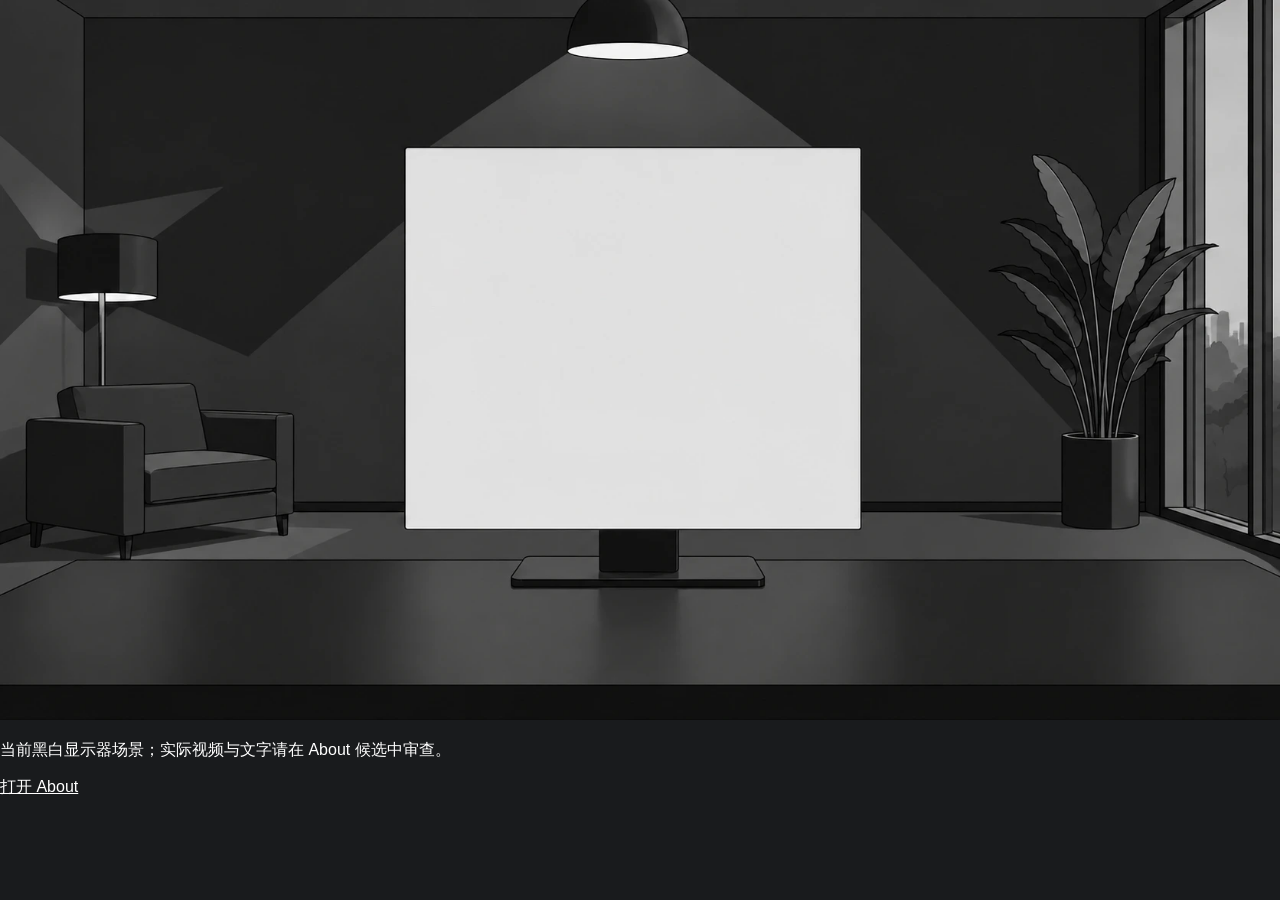
<file: _upgrade_audit/06_about_assets/index.html>
<!doctype html><meta charset="utf-8"><title>About 场景资产</title><body style="margin:0;background:#191b1d;color:white;font:16px Arial"><img style="width:100%" src="../../assets/about-v42/gallery/monitor-room.webp"><p>当前黑白显示器场景；实际视频与文字请在 About 候选中审查。</p><a style="color:white" href="../../index.html#about">打开 About</a>
</file>
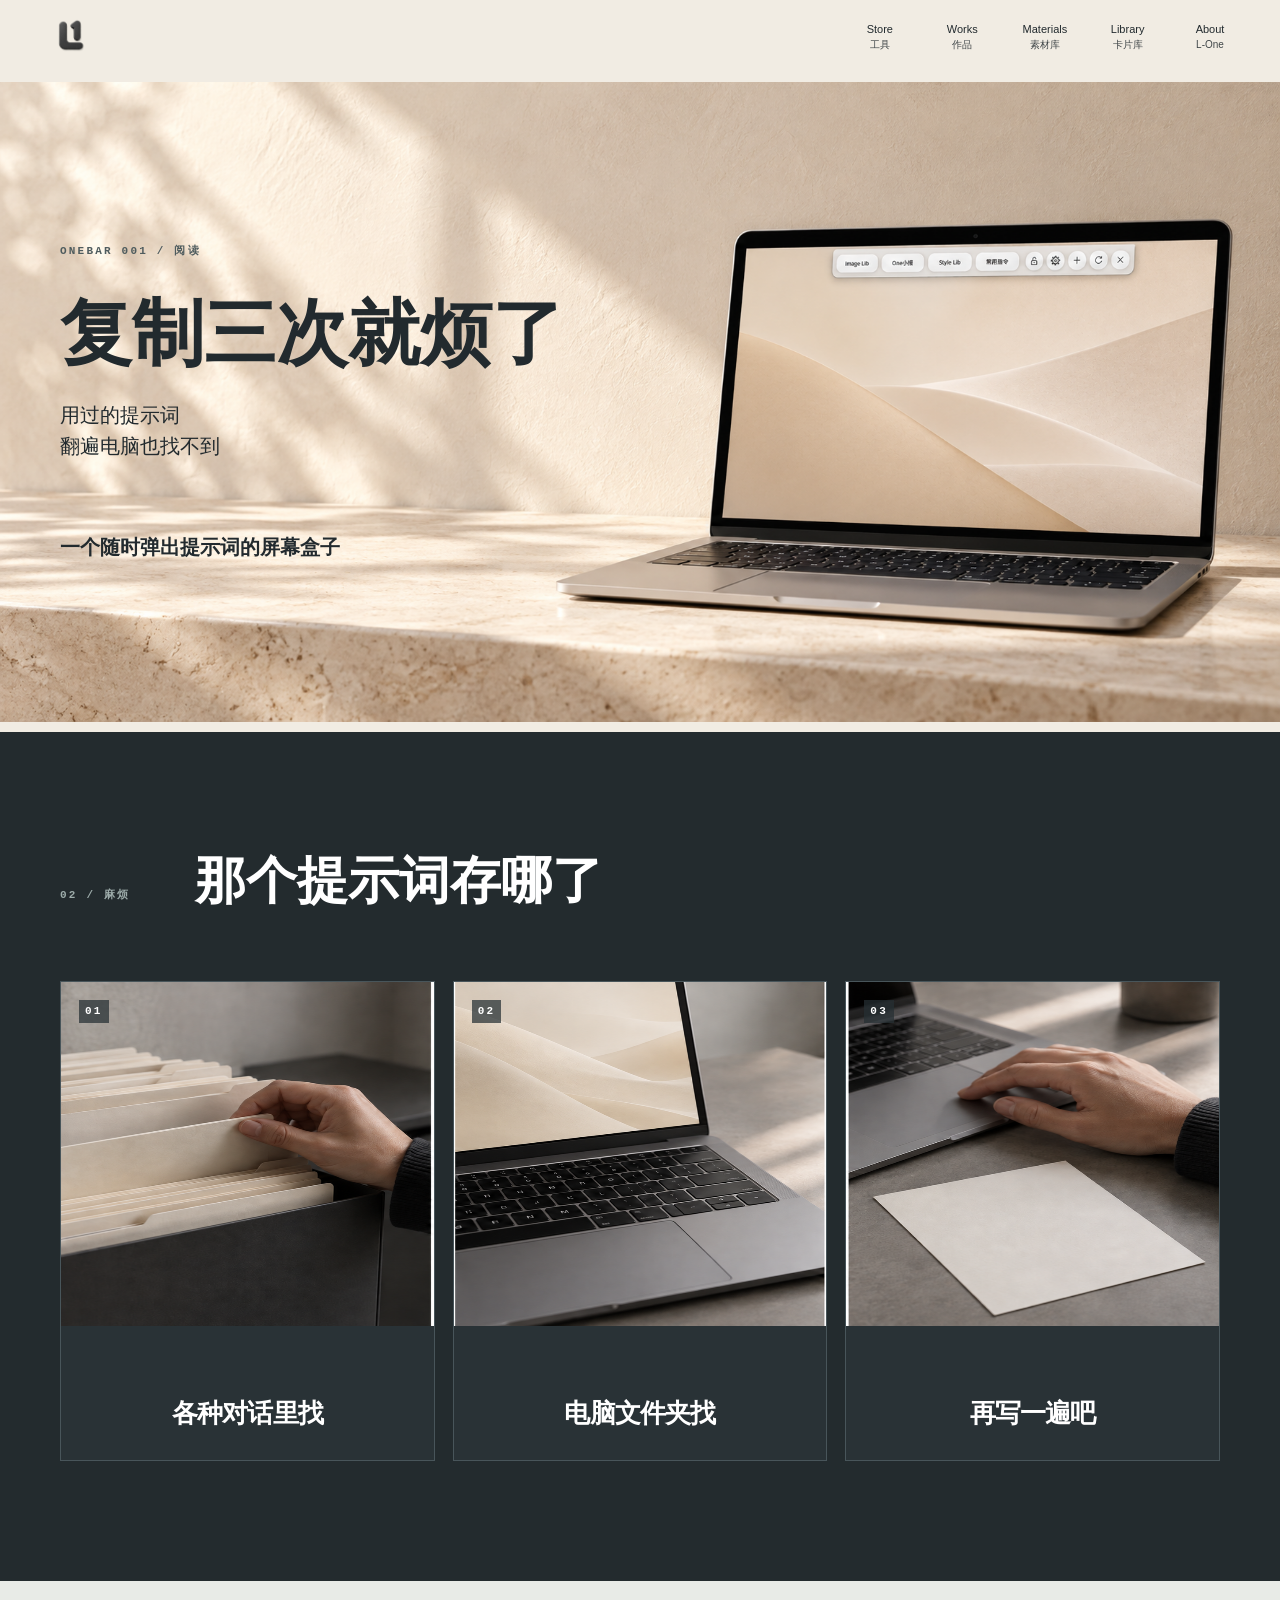
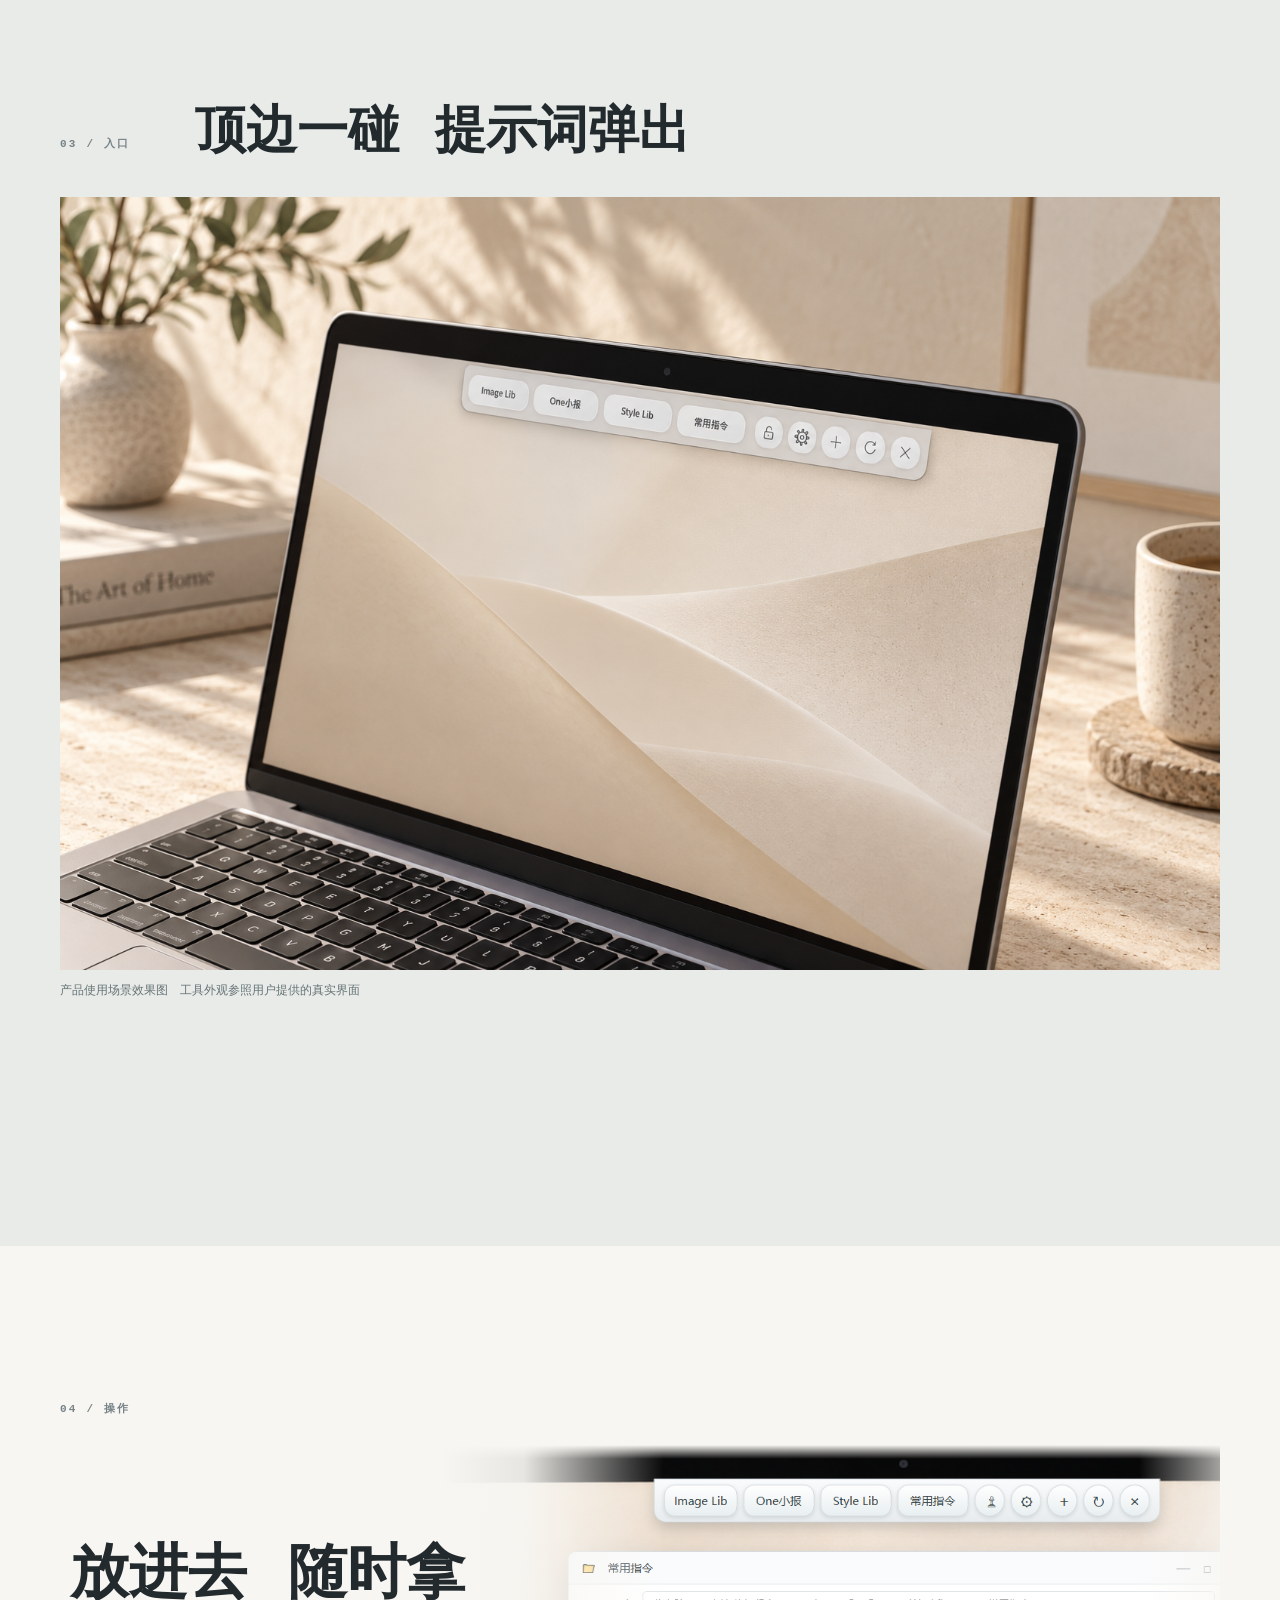
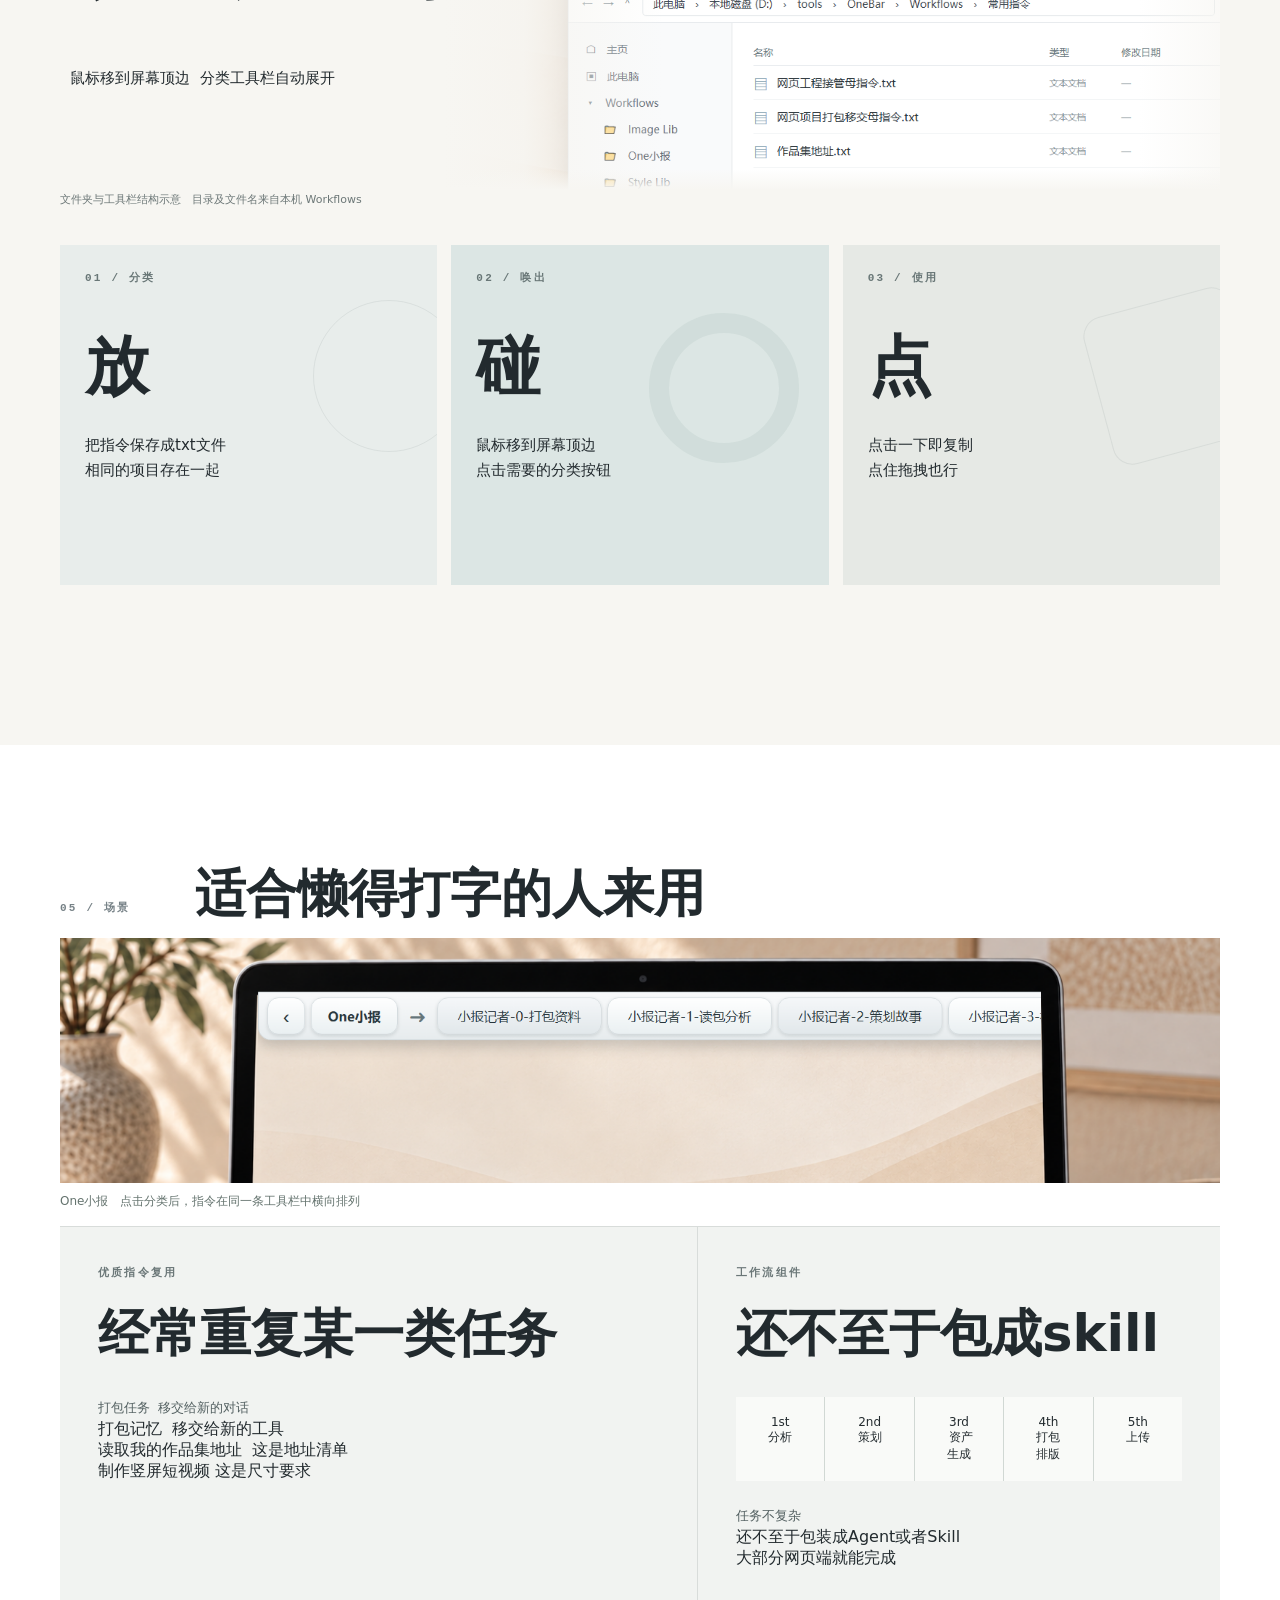
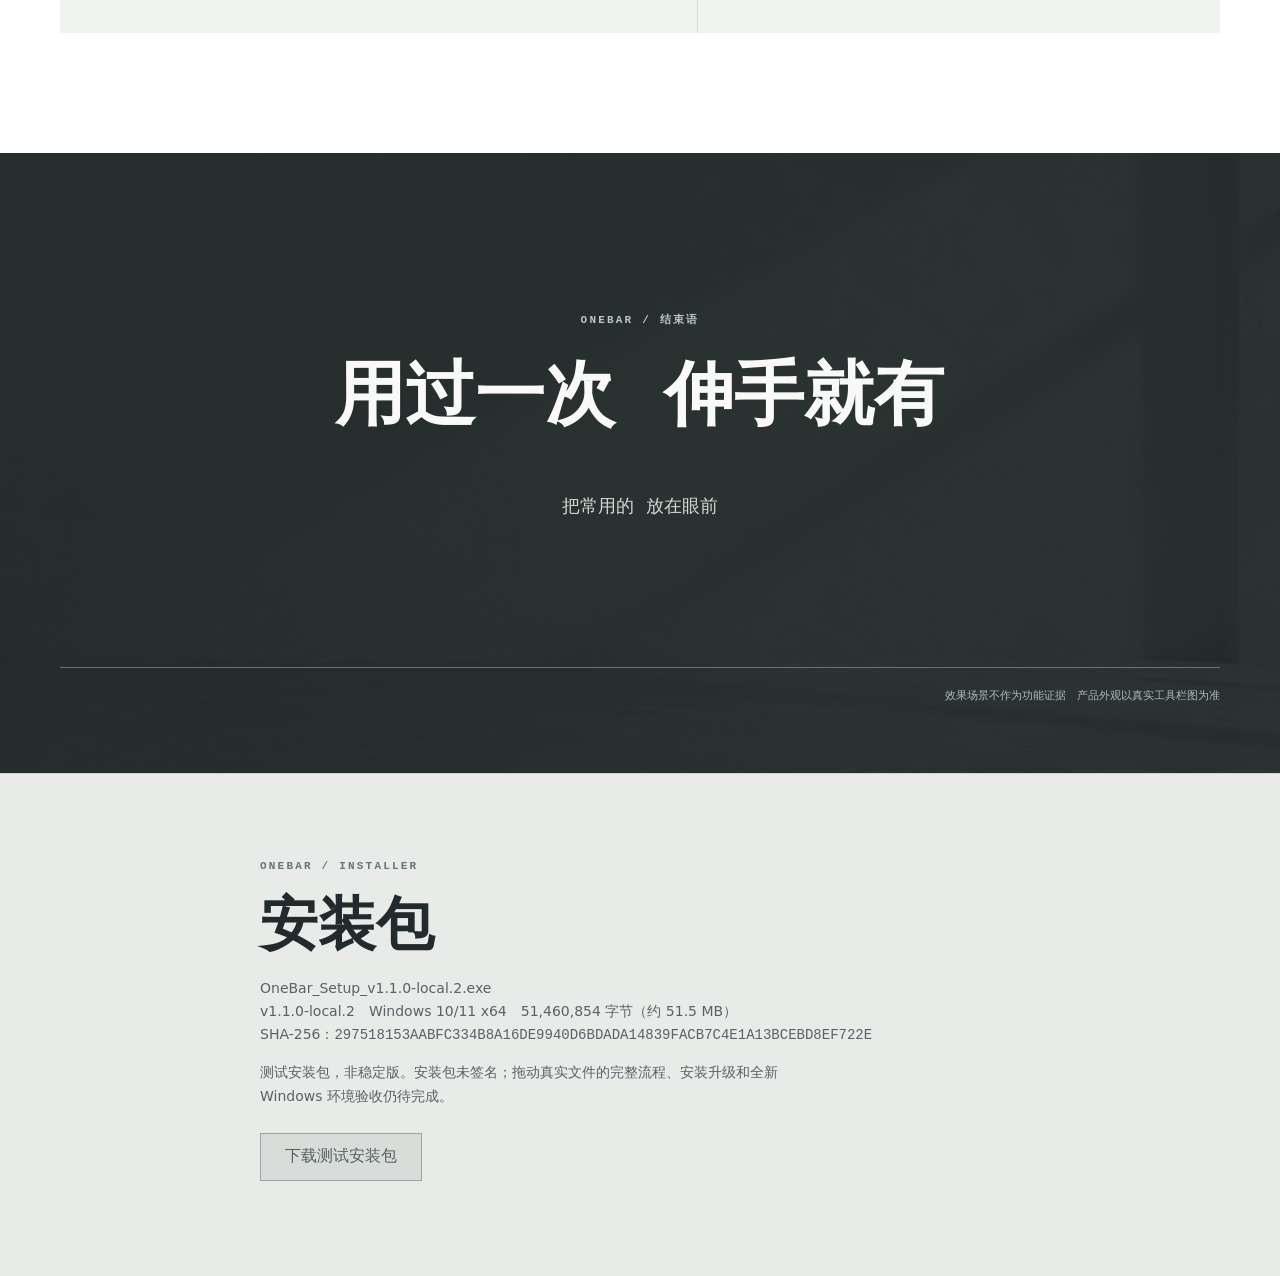
<file: store/onebar/index.html>
<!doctype html>
<html lang="zh-CN"><head>
<meta charset="utf-8"><meta name="viewport" content="width=device-width,initial-scale=1">
<title>复制三次就烦了 OneBar</title>
<meta name="description" content="OneBar：把常用提示词放在屏幕顶边，按分类快速取用。">
<link rel="icon" type="image/png" href="../../assets/about-v42/tools-transparent/one-bar-transparent.png">
<link rel="stylesheet" href="../../assets/site-chrome.css?v=20261002-onebar-nav">
<style>
:root{--ink:#222a2e;--sub:#596267;--paper:#f7f6f2;--line:#cfd2d0;--mint:#dce9e4;--dark:#232b2e}*{box-sizing:border-box}html{scroll-behavior:smooth}body{margin:0;background:var(--paper);color:var(--ink);font-family:"Microsoft YaHei","PingFang SC",system-ui,sans-serif}img{display:block;max-width:100%}h1,h2,h3,p,figure{margin:0}.wrap{width:min(1160px,calc(100% - 80px));margin-inline:auto}.eyebrow{font:700 11px/1.5 Consolas,monospace;letter-spacing:.2em;text-transform:uppercase}.small{font-size:13px;line-height:1.6}.title{font-size:clamp(40px,5vw,72px);line-height:1.12;letter-spacing:-.075em;font-weight:800}.display{font-size:clamp(56px,7vw,104px);line-height:1.08;letter-spacing:-.085em;font-weight:850;white-space:nowrap}.line{display:block;white-space:nowrap}.topbar{height:68px;border-bottom:1px solid var(--line);display:flex;align-items:center;justify-content:space-between}.topbar b{font-size:20px;letter-spacing:-.065em}.topbar span{color:var(--sub);font-size:12px}.section-head{display:flex;gap:45px;align-items:baseline;margin-bottom:42px}.section-head .eyebrow{width:90px;flex:none;color:#778287}.section{padding:120px 0}.hero{min-height:660px;position:relative;isolation:isolate;display:flex;align-items:center;overflow:hidden}.hero:before{content:"";position:absolute;inset:0;z-index:-2;background:url('quiet-light.png') center/cover}.hero:after{content:"";position:absolute;inset:0;z-index:-1;background:linear-gradient(90deg,#f7f6f2e6 0%,#f7f6f2a0 52%,transparent 100%)}.hero .eyebrow{margin-bottom:35px;color:#667578}.hero h1{max-width:950px}.hero .intro{margin-top:32px;font-size:20px;line-height:1.55}.hero .aside{margin-top:90px;display:flex;gap:16px;align-items:center;color:var(--sub);font-size:12px}.hero .aside:before{content:"";width:55px;height:1px;background:#6b7578}.pain{background:var(--dark);color:white}.pain .section-head .eyebrow{color:#9dacaa}.pain .section-head{margin-bottom:65px}.pain h2{max-width:760px}.pain-layout{display:grid;grid-template-columns:1.05fr .95fr;gap:50px;align-items:end}.pain-words{font-size:clamp(52px,7vw,100px);font-weight:850;letter-spacing:-.085em;line-height:1.12}.pain-words span{display:block}.pain-grid{display:grid;grid-template-columns:repeat(3,1fr);gap:1px;background:#566266;border:1px solid #566266}.pain-grid article{background:#293236;min-height:250px;padding:24px 20px;display:flex;flex-direction:column;justify-content:space-between}.pain-grid .eyebrow{color:#a9b5b3}.pain-grid b{font-size:58px;letter-spacing:-.08em}.pain-grid small{font-size:13px;color:#cad3d1}.pain-foot{margin-top:42px;border-top:1px solid #566266;padding-top:20px;color:#cbd4d2}.scene{background:#e8ebe7}.scene .section-head{margin-bottom:38px}.scene-visual{position:relative;overflow:hidden;background:#e9e3d9}.scene-photo{width:100%;height:auto}.scene-screen-bar{position:absolute;width:28.2%;left:35.8%;top:35.8%;height:auto;filter:brightness(.94);border-radius:2px}.scene figcaption{padding:15px 0;color:#657176;font-size:12px}.scene-under{display:flex;justify-content:space-between;align-items:baseline;gap:30px;padding-top:30px}.scene-under strong{font-size:clamp(32px,4vw,54px);letter-spacing:-.07em}.scene-under p{font-size:15px;line-height:1.7}.realbar{margin-top:48px;padding:32px;background:#f6f7f4;border:1px solid #d6dad6}.realbar .eyebrow{color:#6b7779;margin-bottom:21px}.realbar img{width:min(100%,620px);height:auto}.realbar p{margin-top:13px;color:#697579}.map{background:#f7f6f2}.map .section-head{margin-bottom:70px}.map-intro{display:grid;grid-template-columns:1fr 1fr;gap:80px;align-items:end;margin-bottom:60px}.map-intro strong{font-size:clamp(54px,6vw,88px);line-height:1.1;letter-spacing:-.08em}.map-intro p{font-size:18px;line-height:1.7;color:#4d595a}.map-grid{display:grid;grid-template-columns:repeat(3,1fr);gap:14px}.map-card{background:#e8edeb;min-height:340px;padding:25px;display:flex;flex-direction:column;justify-content:space-between;position:relative;overflow:hidden}.map-card:nth-child(2){background:#dce6e4}.map-card:nth-child(3){background:#e6e9e5}.map-card .eyebrow{color:#697777}.map-card b{font-size:clamp(50px,5vw,76px);letter-spacing:-.09em}.map-card p{font-size:15px;line-height:1.65}.map-card:before{content:"";position:absolute;width:150px;height:150px;border:1px solid #8c9b992b;border-radius:50%;right:-28px;top:55px}.map-card:nth-child(2):before{width:110px;height:110px;right:30px;top:68px;border:20px solid #829f9821}.map-card:nth-child(3):before{border-radius:20px;transform:rotate(-15deg)}.map-note{padding-top:25px;color:#647070;font-size:13px}.edit{background:#dfe9e5}.edit .section-head{margin-bottom:62px}.edit-grid{display:grid;grid-template-columns:repeat(4,1fr);gap:12px}.edit-grid article{background:#f3f5f0;min-height:285px;padding:22px;display:flex;flex-direction:column}.edit-grid article:nth-child(2),.edit-grid article:nth-child(4){background:#d3e1dd}.edit-grid .eyebrow{color:#6c7d79}.edit-grid strong{font-size:clamp(26px,3vw,42px);letter-spacing:-.06em;margin:auto 0 18px}.edit-grid p{font-size:13px;line-height:1.65;color:#526260}.edit-strip{margin-top:44px;border-top:1px solid #a8bcb4;padding-top:20px;display:flex;justify-content:space-between;gap:30px;align-items:center}.edit-strip b{font-size:30px;letter-spacing:-.06em}.edit-strip span{font-size:13px;color:#596a66}.proof{background:#fff}.proof-plate{border-top:2px solid #2b3335;display:grid;grid-template-columns:1.1fr .9fr;gap:0}.proof-plate>div{padding:40px 38px;background:#f1f3f1}.proof-plate>div:first-child{border-right:1px solid #d8dcda}.proof-plate .eyebrow{color:#6b7778}.proof-plate strong{display:block;font-size:clamp(35px,4vw,55px);letter-spacing:-.075em;margin:24px 0 35px}.proof-plate img{width:100%;height:auto}.proof-plate p{font-size:13px;line-height:1.7;margin-top:24px;color:#536061}.proof-steps{display:grid;grid-template-columns:repeat(5,1fr);gap:1px;background:#d1d8d4;margin-top:20px}.proof-steps span{background:#f9faf8;padding:18px 8px;text-align:center;font-size:12px}.last{background:#242d2e;color:#f9faf8;position:relative;isolation:isolate;overflow:hidden;text-align:center;padding:155px 0 70px}.last:before{content:"";position:absolute;inset:0;z-index:-2;background:url('quiet-light.png') center/cover;filter:grayscale(1) brightness(.3)}.last:after{content:"";position:absolute;inset:0;z-index:-1;background:#20292ab5}.last .eyebrow{color:#b7c8c3}.last h2{margin:28px 0}.last p{color:#d0dbd7;font-size:18px;line-height:1.7}.last .foot{border-top:1px solid #667371;margin-top:145px;padding-top:20px;display:flex;justify-content:space-between;text-align:left;color:#acbcba;font-size:11px}
@media(max-width:850px){.wrap{width:calc(100% - 44px)}.section{padding:88px 0}.hero{min-height:580px}.pain-layout{grid-template-columns:1fr}.pain-grid article{min-height:220px}.map-intro{gap:25px}.map-grid{gap:8px}.map-card{padding:18px;min-height:280px}.edit-grid{grid-template-columns:repeat(2,1fr)}.proof-plate>div{padding:24px}}
@media(max-width:600px){.wrap{width:calc(100% - 32px)}.topbar{height:54px}.topbar span{font-size:10px}.section{padding:76px 0}.section-head{display:block;margin-bottom:35px}.section-head .eyebrow{display:block;margin-bottom:17px}.title{font-size:clamp(34px,9vw,45px)}.display{font-size:clamp(36px,9.4vw,57px)}.hero{min-height:550px;align-items:flex-start;padding-top:110px}.hero:after{background:#f7f6f2ba}.hero .intro{font-size:16px}.hero .aside{margin-top:100px}.pain .section-head{margin-bottom:32px}.pain-words{font-size:55px}.pain-grid article{min-height:170px;padding:15px 10px}.pain-grid b{font-size:39px}.pain-grid small{font-size:11px}.scene .section-head{margin-bottom:30px}.scene-visual{margin-inline:-16px}.scene-photo{width:100%;max-width:none}.scene-under{display:block}.scene-under p{margin-top:15px}.realbar{padding:18px;margin-top:32px}.map-intro{display:block;margin-bottom:35px}.map-intro strong{font-size:58px}.map-intro p{font-size:15px;margin-top:25px}.map-grid{grid-template-columns:repeat(3,1fr);gap:5px}.map-card{padding:12px;min-height:210px}.map-card b{font-size:37px}.map-card p{font-size:11px}.map-card .eyebrow{font-size:9px}.map-card:before{display:none}.edit-grid{gap:7px}.edit-grid article{padding:14px;min-height:200px}.edit-grid strong{font-size:29px}.edit-grid p{font-size:12px}.edit-strip{display:block}.edit-strip span{display:block;margin-top:10px}.proof-plate{grid-template-columns:1fr}.proof-plate>div:first-child{border-right:0;border-bottom:1px solid #d8dcda}.proof-steps span{padding:12px 2px;font-size:10px}.last{padding:110px 0 40px}.last p{font-size:15px}.last .foot{display:block;margin-top:100px}.last .foot span{display:block;margin-top:6px}}
 .pain-grid article{position:relative;justify-content:flex-end;min-height:340px;padding-top:190px}.pain-grid article:before{content:"";position:absolute;left:0;top:0;width:100%;height:52%;background-image:url("pain-triptych.png");background-repeat:no-repeat;background-size:300% 100%;filter:saturate(.65)}.pain-grid article:nth-child(1):before{background-position:0 0}.pain-grid article:nth-child(2):before{background-position:50% 0}.pain-grid article:nth-child(3):before{background-position:100% 0}.pain-grid article .eyebrow{position:absolute;top:15px;left:18px;background:#263034b8;padding:3px 6px;color:#fff}.pain-grid article b{line-height:1.1}.pain-grid article small{margin-top:10px}@media(max-width:600px){.pain-grid article{min-height:215px;padding-top:120px;padding-bottom:14px}.pain-grid article .eyebrow{left:7px;top:8px}.pain-grid article:before{height:51%}}
/* V9: product-led hero, with the supplied real toolbar composited over a blank generated screen. */
.hero{background:#f1ece3;min-height:660px}.hero:before,.hero:after{display:none}.hero-visual{position:absolute;inset:0;z-index:-1;overflow:hidden}.hero-image{position:absolute;width:100%;left:0;top:50%;transform:translateY(-50%)}.hero-photo{width:100%;height:auto}.hero-toolbar{position:absolute;width:29.5%;left:61.9%;top:43.3%;height:auto;filter:brightness(.94)}.hero-copy{position:relative;z-index:1}.hero h1{font-size:clamp(44px,5.6vw,83px);max-width:58%}.hero .intro{font-size:20px;margin-top:28px}.hero .aside{font-size:20px;font-weight:700;color:#222a2e;margin-top:72px;display:block}.hero .aside:before{display:none}.hero .eyebrow{color:#4f5c5e}
@media(max-width:850px){.hero{min-height:600px}.hero-image{width:125%;left:-12%}.hero h1{max-width:63%;font-size:clamp(39px,5.9vw,58px)}.hero .intro,.hero .aside{font-size:17px}.hero .aside{margin-top:42px}}
@media(max-width:600px){.hero{min-height:650px;padding:70px 0 0;align-items:flex-start}.hero-visual{top:auto;height:350px;bottom:0}.hero-image{width:690px;left:auto;right:0;top:44%;transform:translateY(-50%)}.hero-copy{width:calc(100% - 34px)}.hero h1{font-size:clamp(30px,7.5vw,38px);max-width:100%;white-space:nowrap}.hero .intro{font-size:16px;margin-top:22px}.hero .aside{font-size:16px;margin-top:30px;white-space:nowrap}.hero .eyebrow{margin-bottom:22px}}

/* V10: source-guided integrated product photography; no on-screen source-image overlay. */
.hero-visual{display:flex;align-items:center}.hero-photo-v10{width:100%;height:auto;max-width:none}.hero-image,.hero-toolbar{display:none!important}
.pain .section-head{margin-bottom:72px}.pain .title{font-size:clamp(32px,4vw,58px)}.pain-grid{width:100%;grid-template-columns:repeat(3,minmax(0,1fr));gap:18px;background:transparent;border:0}.pain-grid article{min-height:480px;background:#293236;padding:0 0 30px;text-align:center;justify-content:flex-end;align-items:center;border:1px solid #48555a}.pain-grid article:before{height:72%;filter:none}.pain-grid article .eyebrow{top:18px;left:18px}.pain-grid article b{font-size:clamp(21px,2vw,30px);line-height:1.25;letter-spacing:-.03em;white-space:nowrap}.pain-grid article small,.pain-foot,.pain-words{display:none}.scene-figure img,.frontal-figure img{width:100%;height:auto}.scene-figure figcaption,.frontal-figure figcaption{font-size:12px;color:#667376;padding-top:12px}.frontal-figure{margin-top:82px}.proof-plate>div{min-height:265px}
@media(max-width:850px){.pain-grid{gap:10px}.pain-grid article{min-height:380px}.pain-grid article:before{height:68%}.pain-grid article b{font-size:clamp(18px,2.8vw,24px)}.hero-photo-v10{width:125%;transform:translateX(-8%)}}
@media(max-width:600px){.hero-visual{top:auto;bottom:0;height:350px;overflow:hidden;display:block}.hero-photo-v10{position:absolute;width:720px;left:auto;right:-5px;top:50%;transform:translateY(-50%)}.pain .section-head{margin-bottom:36px}.pain .title{font-size:30px}.pain-grid{gap:5px}.pain-grid article{min-height:215px;padding-bottom:15px}.pain-grid article:before{height:60%}.pain-grid article b{font-size:12px;letter-spacing:-.06em}.pain-grid article .eyebrow{top:8px;left:7px;font-size:9px}.frontal-figure{margin-top:50px}.scene-figure img,.frontal-figure img{min-height:230px;object-fit:cover}.scene-figure img{object-position:center}.frontal-figure img{object-position:center}}

/* V12: three source-grounded assets for sections 04 and 05. */
.workflow-scroll-hint{display:none}
.workflow-banner{margin:0 0 55px}.workflow-banner img{width:100%;height:auto;display:block}.workflow-banner figcaption{font-size:12px;color:#65726d;line-height:1.5;padding-top:12px}.scenario-card{min-width:0}.scenario-photo{margin:-40px -38px 30px}.scenario-photo img{width:100%;aspect-ratio:3/2;object-fit:cover;display:block}.scenario-photo figcaption{font-size:12px;color:#64736e;padding:10px 38px 0}.proof-plate{align-items:stretch}.proof-plate>div{overflow:hidden}.proof-plate .scenario-card strong{margin:18px 0 28px}
@media(max-width:850px){.scenario-photo{margin:-24px -24px 24px}.scenario-photo figcaption{padding-left:24px;padding-right:24px}}
@media(max-width:600px){.workflow-scroll-hint{display:block;position:sticky;left:0;width:max-content;background:#eff4f1;padding:7px 10px;font-size:11px;color:#506d66}.workflow-banner{overflow-x:auto;overscroll-behavior-inline:contain;margin-bottom:38px}.workflow-banner img{width:720px;max-width:none}.workflow-banner figcaption{position:sticky;left:0;width:calc(100vw - 32px)}.scenario-photo img{aspect-ratio:3/2;min-height:0}.proof-plate .scenario-card strong{margin:12px 0 22px}}

/* V14: the image is part of the 04 heading, not a second page illustration. */
.map .section-head{margin-bottom:22px}.map .section-head h2:empty{display:none}.map-hero{height:345px;position:relative;overflow:hidden;isolation:isolate;background:var(--paper)}
.map-hero .workflow-banner{position:absolute;inset:0;z-index:-2;margin:0}.map-hero .workflow-banner img{width:100%;height:100%;object-fit:cover;object-position:center 25%;transform:translateX(260px)}
.map-hero:after{content:"";position:absolute;inset:0;z-index:-1;pointer-events:none;background:linear-gradient(0deg,var(--paper) 0%,transparent 6%,transparent 96%,var(--paper) 100%),linear-gradient(90deg,var(--paper) 0%,var(--paper) 33%,#f7f6f2ed 40%,transparent 52%,transparent 93%,#f7f6f2a6 100%)}
.map-hero .map-intro{position:relative;z-index:1;height:100%;display:flex;align-items:center;max-width:700px;margin:0;padding-left:10px;pointer-events:none}.map-hero .map-intro strong{font-size:clamp(50px,5.5vw,78px);line-height:1.12}.map-hero .map-intro .line+ .line{margin-top:25px}.map-hero .map-intro p{display:none}.workflow-credit{margin:2px 0 36px;color:#6c7777;font-size:11px;line-height:1.5}
.proof .section-head{margin-bottom:16px}.scenario-strip{margin:0}.scenario-strip img{width:100%;height:245px;object-fit:cover;object-position:center top}.scenario-strip figcaption{font-size:12px;color:#64736e;padding:10px 0 16px}.proof-plate{border-top:1px solid #d8dcda}.proof-plate>div{padding-top:34px}.scenario-photo{display:none}
@media(max-width:850px){.map-hero{height:295px}.map-hero .map-intro{max-width:70%}.map-hero .map-intro strong{font-size:clamp(42px,6vw,65px)}.scenario-strip img{height:215px}}
@media(max-width:600px){.map-hero{height:415px}.map-hero .workflow-banner{overflow:hidden}.map-hero .workflow-banner img{position:absolute;left:-170px;top:125px;width:720px;max-width:none;height:auto;object-fit:fill;transform:none}.map-hero:after{background:linear-gradient(180deg,var(--paper) 0%,var(--paper) 35%,#f7f6f2db 42%,transparent 49%,transparent 94%,var(--paper) 100%)}.map-hero .map-intro{position:absolute;left:0;top:0;max-width:100%;height:auto;padding:25px 0 0 2px;display:block}.map-hero .map-intro strong{font-size:clamp(38px,10vw,52px)}.map-hero .map-intro .line+ .line{margin-top:18px}.workflow-credit{margin:0 0 28px}.scenario-strip{overflow-x:auto;overscroll-behavior-inline:contain}.scenario-strip img{width:800px;max-width:none;height:180px;object-fit:cover;object-position:center top;margin-left:-125px}.scenario-strip figcaption{position:sticky;left:0;font-size:11px}.proof-plate>div{padding-top:24px}}
/* A-20261002-04: readable display type and aligned operation cards. */
.title,.display,.pain-words,.scene-under strong,.map-intro strong,.map-card b,.edit-grid strong,.edit-strip b,.proof-plate strong{letter-spacing:0}
.title{font-size:clamp(32px,4vw,58px)}
.display{font-size:clamp(40px,5.5vw,80px)}
.map-hero .map-intro strong{font-size:clamp(40px,4.6vw,66px)}
.map-hero .map-intro strong .line:first-child span{letter-spacing:0!important}
.map-card{justify-content:flex-start}
.map-card b{margin-top:42px;line-height:1.2}
.map-card p{margin-top:28px}
.map-card p:empty{display:none}
.map-card>div{font-size:15px;line-height:1.65}
@media(max-width:600px){.title{font-size:clamp(24px,6.2vw,32px)}.display{font-size:clamp(30px,7.5vw,40px)}.map-hero .map-intro strong{font-size:clamp(30px,8vw,40px)}.map-card b{margin-top:26px}.map-card p{margin-top:22px}.map-card>div{font-size:11px;line-height:1.65}.proof-plate strong{font-size:clamp(25px,7vw,35px)}}
.lone-site-header{--chrome-bg:#f1ece3;--chrome-ink:#222a2e}
@media(max-width:760px){.lone-site-header__nav{gap:8px}.lone-site-header__nav a{min-width:44px}}
</style></head><body>
<header class="lone-site-header" aria-label="网站导航">
  <div class="lone-site-header__inner">
    <a class="lone-site-header__logo" href="../../index.html#home" aria-label="返回 L-One 首页"><img src="../../assets/brand/l1-site-mark-3d-transparent-v1.png" alt="" width="36" height="36"></a>
    <nav class="lone-site-header__nav" aria-label="主导航">
      <a href="../" aria-label="返回 Store 工具页"><strong>Store</strong><span>工具</span></a>
      <a href="../../portfolio.html"><strong>Works</strong><span>作品</span></a>
      <a href="../../materials/"><strong>Materials</strong><span>素材库</span></a>
      <a href="../../library/"><strong>Library</strong><span>卡片库</span></a>
      <a href="../../index.html#about"><strong>About</strong><span>L-One</span></a>
    </nav>
  </div>
</header>
<main>
<section class="hero"><div class="hero-visual" aria-hidden="true"><img class="hero-photo-v10" src="hero-lit-screen.png" alt=""></div><div class="wrap hero-copy"><div class="eyebrow" spellcheck="false">ONEBAR 001 / 阅读</div><h1 class="display" spellcheck="false">复制三次就烦了</h1><p class="intro"><span class="line" spellcheck="false">用过的提示词</span><span class="line" spellcheck="false">翻遍电脑也找不到</span></p><p class="aside" spellcheck="false">一个随时弹出提示词的屏幕盒子</p></div></section>
<section class="pain section"><div class="wrap"><div class="section-head"><span class="eyebrow" spellcheck="false">02 / 麻烦</span><h2 class="title" spellcheck="false">那个提示词存哪了</h2></div><div class="pain-grid"><article><span class="eyebrow" spellcheck="false">01</span><b spellcheck="false">各种对话里找</b></article><article><span class="eyebrow" spellcheck="false">02</span><b spellcheck="false">电脑文件夹找</b></article><article><span class="eyebrow" spellcheck="false">03</span><b spellcheck="false">再写一遍吧</b></article></div></div></section>
<section class="scene section"><div class="wrap"><div class="section-head"><span class="eyebrow" spellcheck="false">03 / 入口</span><h2 class="title" spellcheck="false">顶边一碰&nbsp; 提示词弹出</h2></div><figure class="scene-figure"><img src="onebar-oblique-closeup.png" alt="45度斜侧视角的 OneBar 使用场景效果图 电脑显示浅色桌面 工具栏从屏幕上边缘展开"><figcaption spellcheck="false">产品使用场景效果图　工具外观参照用户提供的真实界面</figcaption></figure><div class="scene-under"><strong spellcheck="false"><br></strong><p><span class="line" spellcheck="false"><br></span><span class="line" spellcheck="false"><br></span></p></div></div></section>
<section class="map section"><div class="wrap"><div class="section-head"><span class="eyebrow" spellcheck="false">04 / 操作</span><h2 class="title" spellcheck="false"><br></h2></div><div class="map-hero"><figure class="workflow-banner"><img src="workflow-hierarchy-banner.png" alt="文件管理器左侧是分类文件夹，右侧是常用指令的TXT文件列表；OneBar分类按钮贴着电脑屏幕内上边缘"></figure><div class="map-intro"><strong><span class="line" spellcheck="false">放进去&nbsp;&nbsp;<span style="letter-spacing: -4.32px;">随时拿</span></span><span class="line" spellcheck="false"><span style="font-size: 15px; font-weight: 400; letter-spacing: normal;">鼠标移到屏幕顶边&nbsp;&nbsp;</span><span style="font-size: 15px; font-weight: 400; letter-spacing: normal;">分类工具栏自动展开</span></span></strong><p><span class="line" spellcheck="false"><br></span><span class="line" spellcheck="false"><br></span></p></div></div><p class="workflow-credit">文件夹与工具栏结构示意　目录及文件名来自本机 Workflows</p><div class="map-grid"><article class="map-card"><span class="eyebrow" spellcheck="false">01 / 分类</span><b spellcheck="false">放</b><p spellcheck="false">把指令保存成txt文件</p><div>相同的项目存在一起</div><p spellcheck="false"></p></article><article class="map-card"><span class="eyebrow" spellcheck="false">02 / 唤出</span><b spellcheck="false">碰</b><p spellcheck="false">鼠标移到屏幕顶边<br>点击需要的分类按钮</p></article><article class="map-card"><span class="eyebrow" spellcheck="false">03 / 使用</span><b spellcheck="false">点</b><p spellcheck="false">点击一下即复制<br>点住拖拽也行</p></article></div><p class="map-note" spellcheck="false"><br></p></div></section>

<section class="proof section"><div class="wrap"><div class="section-head"><span class="eyebrow" spellcheck="false">05 / 场景</span><h2 class="title" spellcheck="false">适合懒得打字的人来用</h2></div><figure class="scenario-strip"><img src="onebar-xiaobao-strip.png" alt="电脑屏幕内上边缘的 OneBar 工具栏特写，显示 One小报分类与小报记者指令按钮"><figcaption>One小报　点击分类后，指令在同一条工具栏中横向排列</figcaption></figure><div class="proof-plate"><div class="scenario-card"><span class="eyebrow" spellcheck="false">优质指令复用</span><strong spellcheck="false">经常重复某一类任务</strong><p spellcheck="false">打包任务&nbsp; 移交给新的对话</p><div>打包记忆&nbsp; 移交给新的工具</div><div>读取我的作品集地址&nbsp; 这是地址清单</div><div>制作竖屏短视频 这是尺寸要求</div><p spellcheck="false"></p></div><div class="scenario-card"><span class="eyebrow" spellcheck="false">工作流组件</span><strong spellcheck="false">还不至于包成skill</strong><div class="proof-steps"><span spellcheck="false">1st<br>分析</span><span spellcheck="false">2nd<br>策划</span><span spellcheck="false">3rd<br>&nbsp;资产<br>生成</span><span spellcheck="false">4th<br>打包<br>排版</span><span spellcheck="false">5th<br>上传<br><br></span></div><p spellcheck="false">任务不复杂</p><div>还不至于包装成Agent或者Skill</div><div>大部分网页端就能完成</div><p spellcheck="false"></p></div></div></div></section>
<section class="last"><div class="wrap"><span class="eyebrow" spellcheck="false">ONEBAR / 结束语</span><h2 class="display" spellcheck="false">用过一次&nbsp; 伸手就有</h2><p><span class="line" spellcheck="false"><br></span><span class="line" spellcheck="false">把常用的&nbsp; 放在眼前</span></p><div class="foot"><span spellcheck="false"><br></span><span spellcheck="false">效果场景不作为功能证据　产品外观以真实工具栏图为准</span></div></div></section>
<section class="onebar-download" aria-labelledby="onebar-download-title">
  <div class="wrap onebar-download-inner">
    <p class="eyebrow">ONEBAR / INSTALLER</p>
    <h2 class="title" id="onebar-download-title">安装包</h2>
    <p class="onebar-download-meta">OneBar_Setup_v1.1.0-local.2.exe<br>v1.1.0-local.2　Windows 10/11 x64　51,460,854 字节（约 51.5 MB）<br>SHA-256：<code style="word-break:break-all">297518153AABFC334B8A16DE9940D6BDADA14839FACB7C4E1A13BCEBD8EF722E</code></p>
    <p class="onebar-download-state" role="status">测试安装包，非稳定版。安装包未签名；拖动真实文件的完整流程、安装升级和全新 Windows 环境验收仍待完成。</p>
    <a class="onebar-download-button" data-download href="https://github.com/L-One-Tools/l-one-tools-releases/releases/download/onebar-v1.1.0-local.2/OneBar_Setup_v1.1.0-local.2.exe">下载测试安装包</a>
  </div>
</section>
</main>
<style>
.onebar-download{padding:84px 0 96px;background:#e8ebe7;border-top:1px solid #cfd2d0}.onebar-download-inner{max-width:760px}.onebar-download .eyebrow{color:#667578}.onebar-download h2{margin-top:18px;font-size:clamp(34px,5vw,58px)}.onebar-download-meta{margin-top:20px;color:#596267;font-size:14px;line-height:1.65}.onebar-download-state{max-width:64ch;margin-top:14px;color:#596267;font-size:14px;line-height:1.7}.onebar-download-button{display:inline-flex;align-items:center;text-decoration:none;margin-top:24px;min-height:48px;padding:0 24px;border:1px solid #9ca5a4;background:#d8ddda;color:#56605f;font:inherit;cursor:pointer}@media(max-width:600px){.onebar-download{padding:68px 0 76px}.onebar-download .wrap{width:calc(100% - 32px)}}
</style>



<script src="../../assets/tool-icons.js" defer></script>
</body></html>
</file>
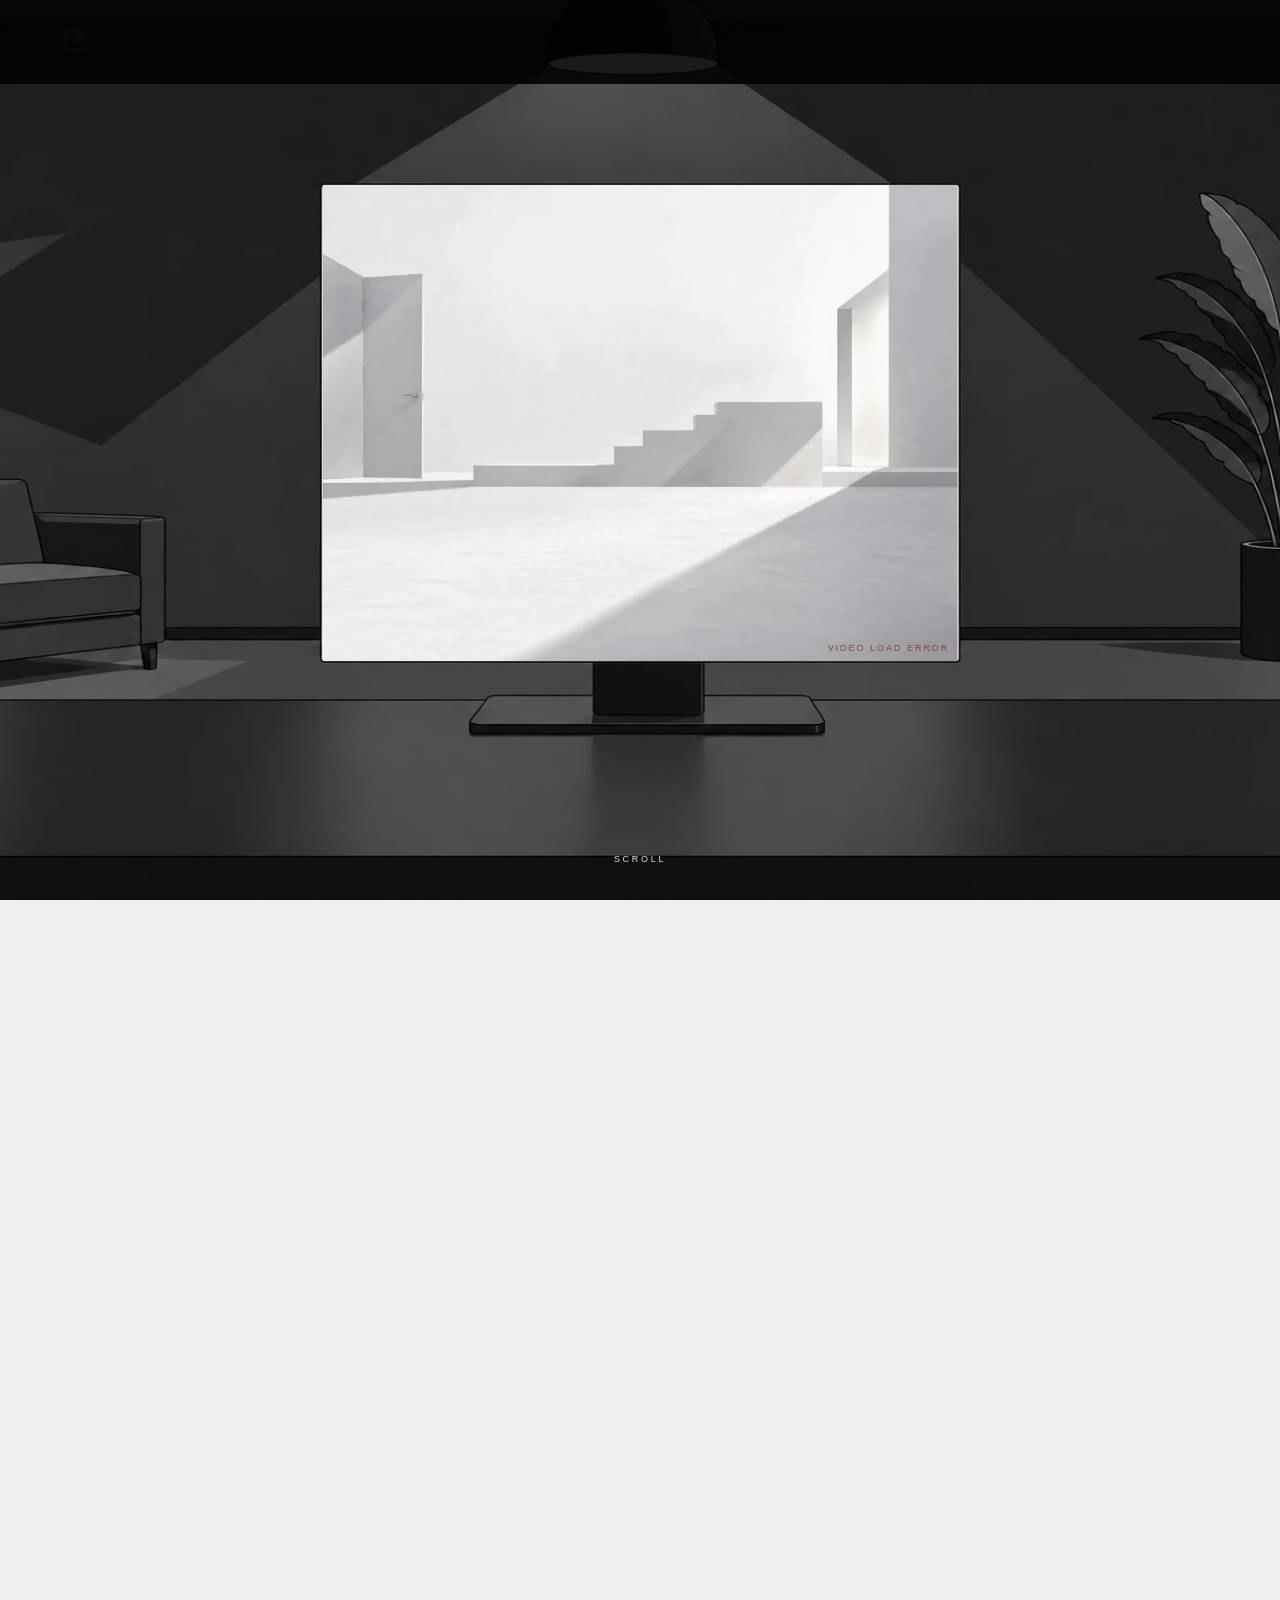
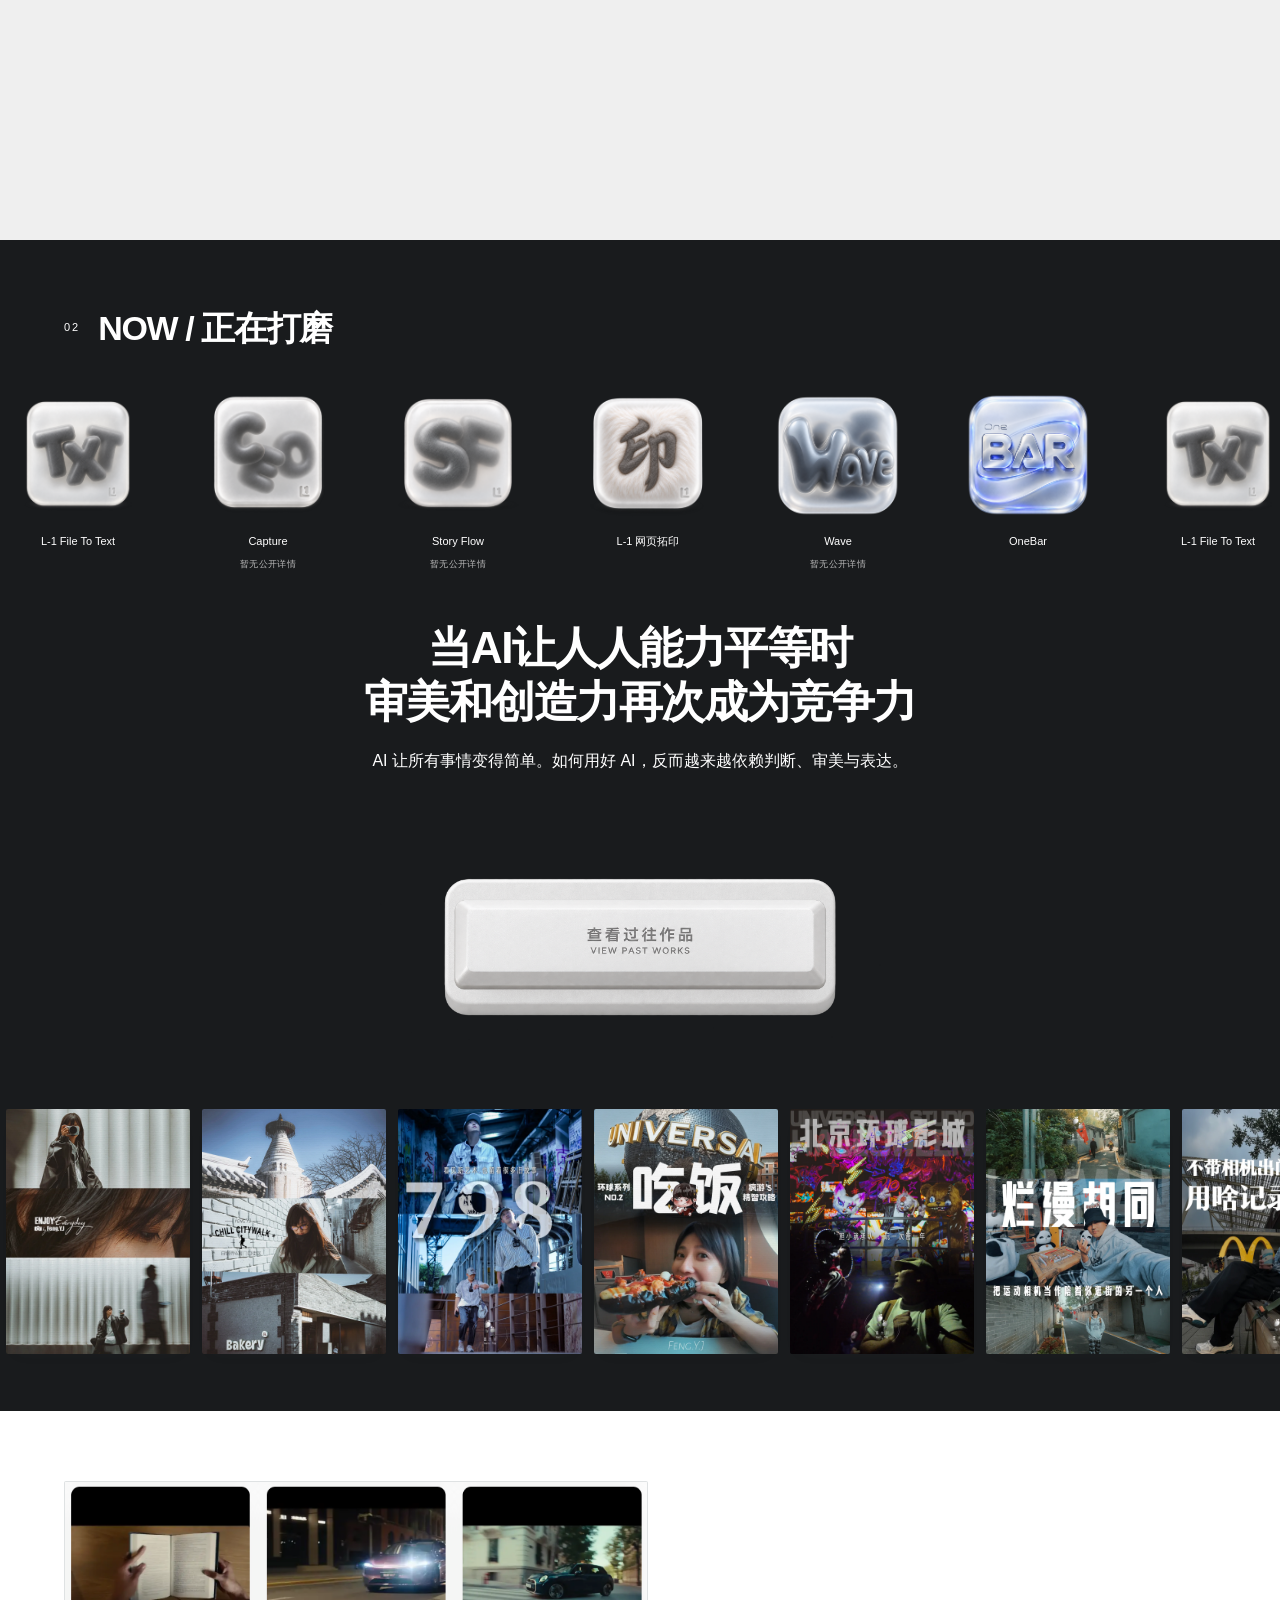
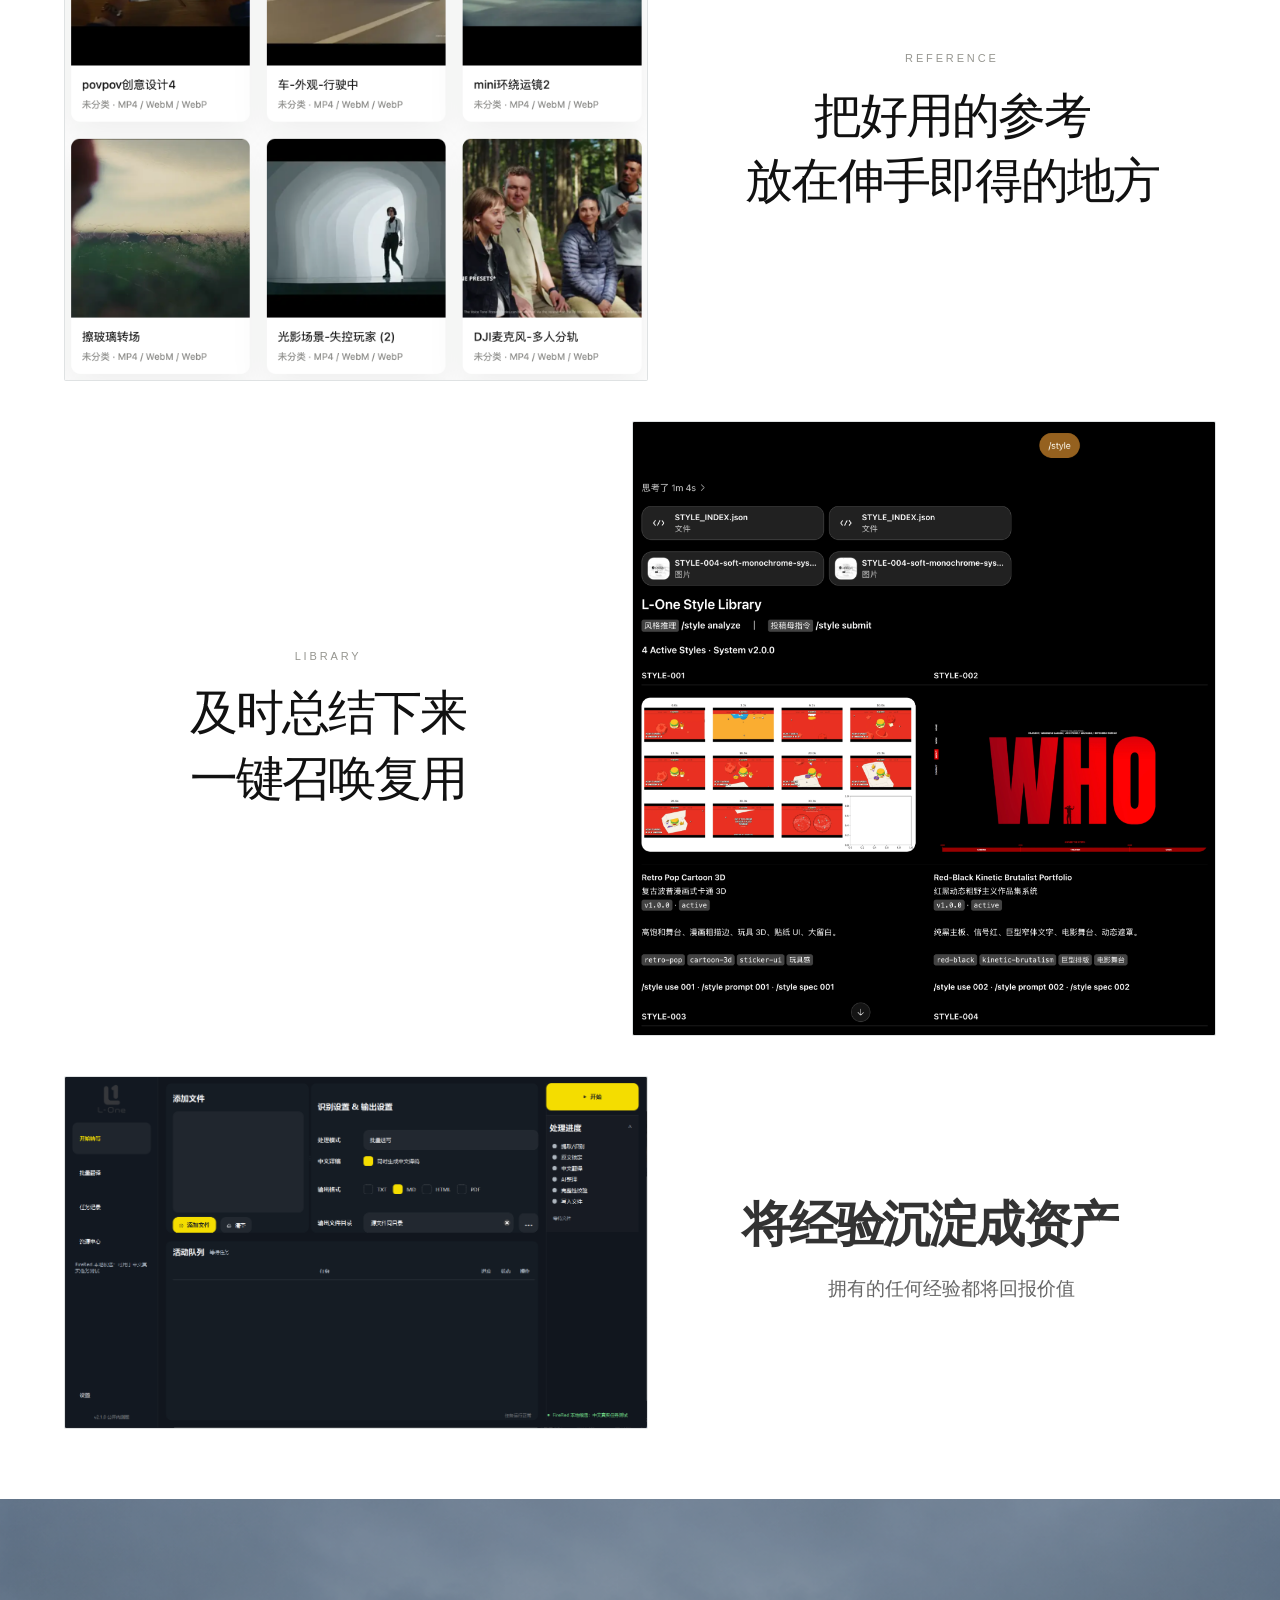
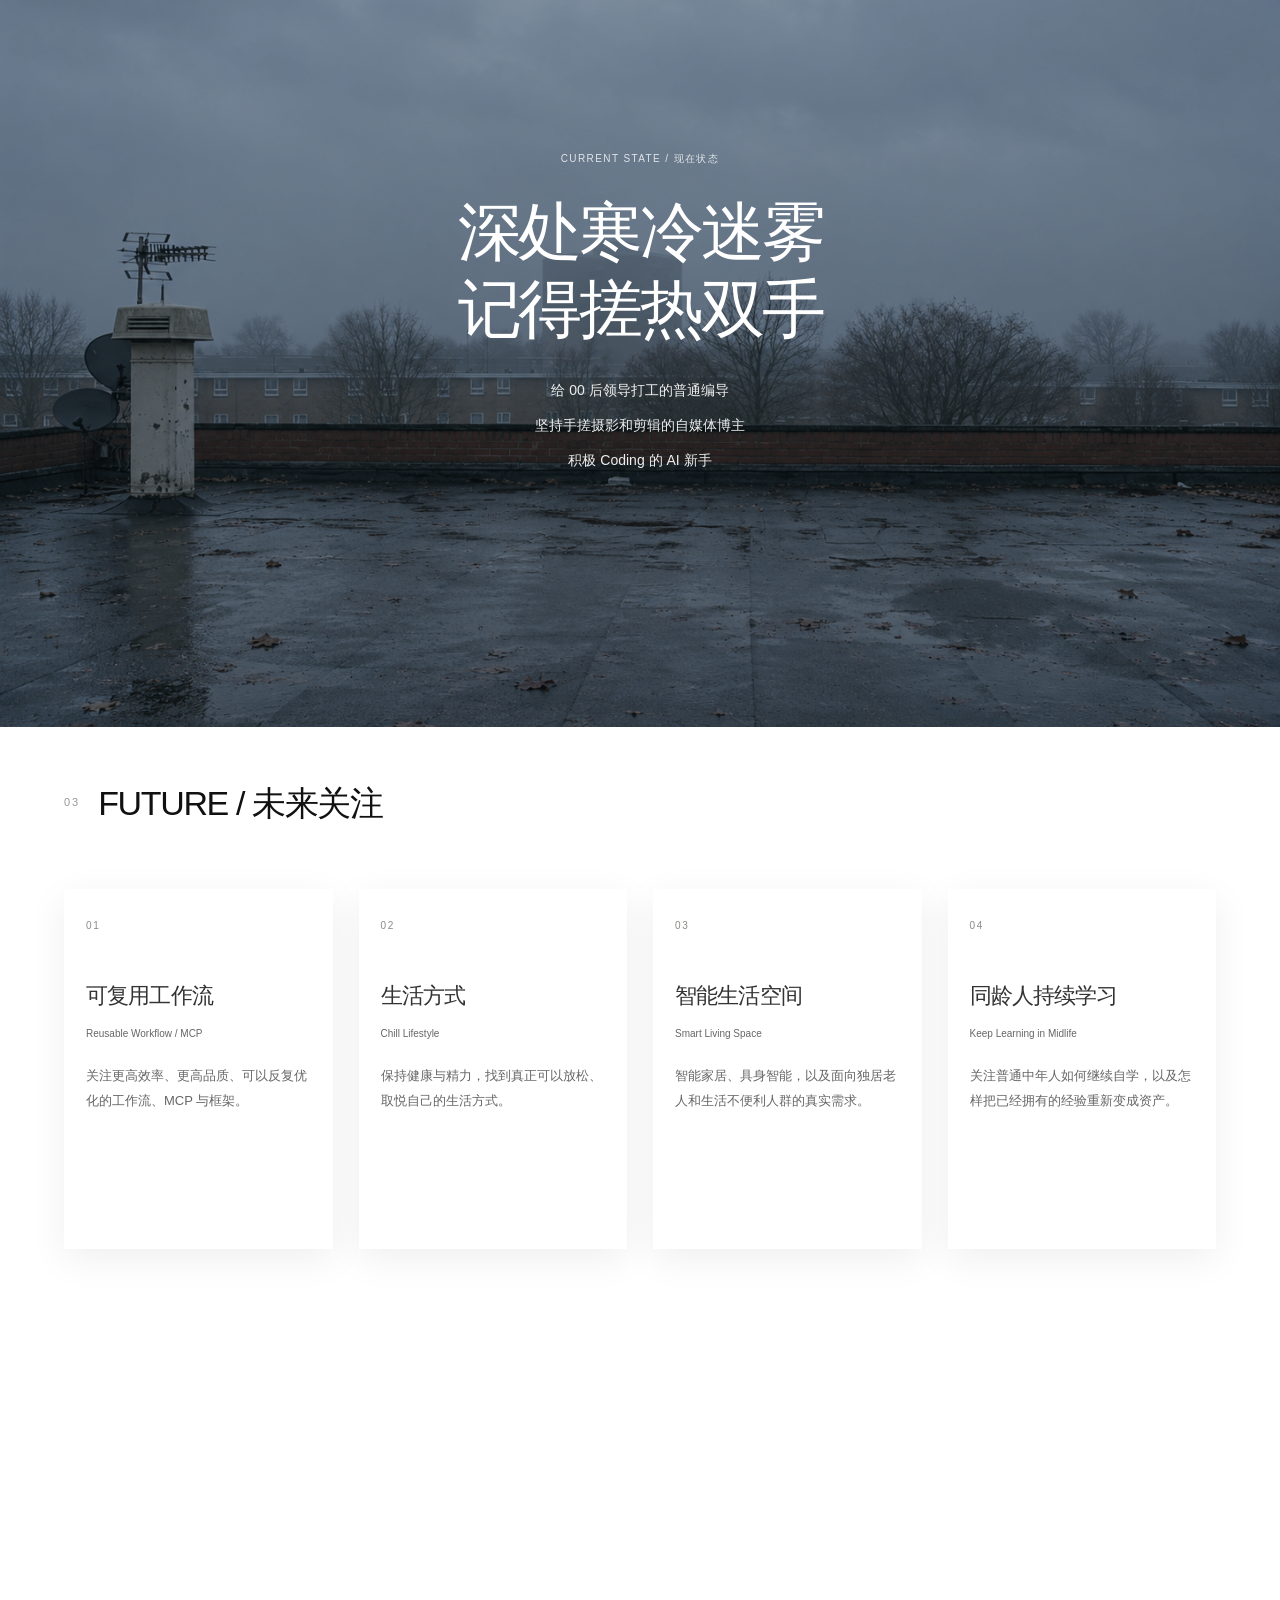
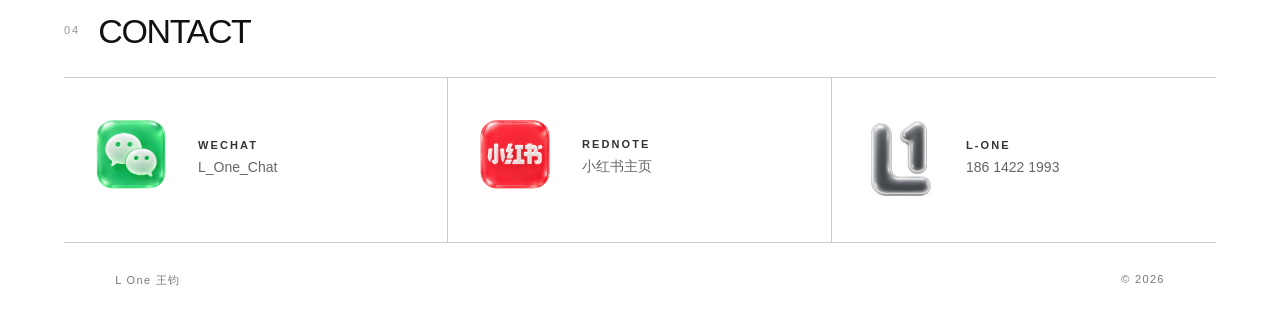
<file: assets/about-v42/L-One-Homepage-v4.2-FIXED-SINGLE.html>
<!doctype html>
<html lang="zh-CN">
<head>
<meta charset="utf-8" />
<meta name="viewport" content="width=device-width,initial-scale=1,viewport-fit=cover" />
<title>L-One 王钧｜个人主页</title>
<meta name="description" content="L-One 王钧。编导、内容创作者、AI 新手。" />
<style>:root{
  --bg:#f6f6f3;--paper:#fbfbf8;--ink:#111;--muted:#6d6d69;--line:#d8d8d2;
  --shadow:rgba(0,0,0,.12);--header-h:84px;--timeline-content-w:min(100vw,133.333vh);--nav-title-size:34px;--page-title-size:34px;--page-body-size:16px;
}
*{box-sizing:border-box}html{scroll-behavior:smooth}body{margin:0;background:var(--bg);color:var(--ink);font-family:Inter,"Helvetica Neue",Arial,"PingFang SC","Microsoft YaHei",sans-serif;-webkit-font-smoothing:antialiased;overflow-x:hidden}
a{color:inherit;text-decoration:none}.site-header{position:fixed;z-index:100;inset:0 0 auto 0;height:var(--header-h);display:flex;align-items:center;justify-content:space-between;padding:0 clamp(24px,4vw,72px);mix-blend-mode:multiply;pointer-events:none}.brand,.menu{pointer-events:auto}.brand{font-size:19px;font-weight:650;letter-spacing:-.035em}.menu{width:36px;height:36px;border:0;background:transparent;display:grid;align-content:center;gap:7px;cursor:pointer}.menu span{width:28px;height:1px;background:#111;display:block}.nav-panel{position:fixed;top:0;right:0;width:min(420px,90vw);height:100vh;background:#111;color:#fff;padding:140px 54px 50px;display:flex;flex-direction:column;gap:22px;transform:translateX(100%);transition:.5s cubic-bezier(.2,.8,.2,1);pointer-events:auto}.nav-panel a{font-size:34px;letter-spacing:-.04em}.nav-panel.open{transform:translateX(0)}
.pass{height:560vh;position:relative}.pass-sticky{position:sticky;top:0;height:100vh;overflow:hidden;background:linear-gradient(180deg,#fbfbf9 0%,#f5f5f1 100%)}.pass-kicker{position:absolute;z-index:8;top:104px;left:clamp(24px,4vw,72px);display:flex;gap:14px;align-items:center;font-size:11px;letter-spacing:.15em}.pass-kicker span:first-child{color:#999}.timeline-viewport{position:absolute;inset:0;overflow:hidden}.timeline-track{position:absolute;left:0;top:0;height:100%;width:440vw;will-change:transform}.stage{position:absolute;top:0;width:100vw;height:100%;}.stage-2009{left:0}.stage-2016{left:110vw}.stage-2020{left:220vw}.stage-2026{left:330vw}
.platform{position:absolute;left:-5vw;width:110vw;background:#fbfbf8;border-top:1px solid rgba(0,0,0,.055);box-shadow:0 -24px 48px rgba(255,255,255,.85),0 34px 55px rgba(0,0,0,.07)}.platform:after{content:"";position:absolute;left:0;right:0;top:100%;height:84px;background:linear-gradient(180deg,#deded8,#f4f4f0);clip-path:polygon(0 0,100% 0,96% 100%,4% 100%);opacity:.75}.p1{height:18vh;bottom:0}.p2{height:26vh;bottom:0}.p3{height:38vh;bottom:0}.p4{height:21vh;bottom:0}.steps{position:absolute;left:-7vw;bottom:100%;width:26vw;height:12vh;background:repeating-linear-gradient(0deg,#ecece8 0,#ecece8 13%,#f8f8f5 13%,#f8f8f5 25%);transform:skewX(-26deg);box-shadow:0 24px 38px rgba(0,0,0,.07)}.steps-a{left:-5vw;height:9vh}.steps-b{left:-7vw;height:12vh}.steps-c{left:-7vw;height:17vh;bottom:auto;top:100%;transform:skewX(24deg);transform-origin:top left}
.door-wrap{position:absolute;z-index:6;bottom:18vh;width:12vw;height:45vh;transform:translateX(-50%)}.d1{left:102vw;bottom:26vh}.d2{left:212vw;bottom:38vh}.d3{left:322vw;bottom:21vh}.door{position:absolute;inset:0 15% 0 15%;background:#f1f1ed;border:10px solid #e8e8e3;box-shadow:0 36px 60px rgba(0,0,0,.15),inset -5px 0 9px rgba(0,0,0,.05);perspective:900px}.door-leaf{position:absolute;inset:0;background:linear-gradient(90deg,#f9f9f7,#e5e5e1);transform-origin:left center;transform:rotateY(-34deg);box-shadow:18px 18px 32px rgba(0,0,0,.1)}.door-leaf:after{content:"";position:absolute;right:9%;top:52%;width:7px;height:7px;border-radius:50%;background:#777}
.year-mark{position:absolute;z-index:4;left:26vw;bottom:35vh;display:flex;flex-direction:column;align-items:center;gap:10px}.stage-2016 .year-mark{bottom:43vh}.stage-2020 .year-mark{bottom:55vh}.stage-2026 .year-mark{bottom:38vh}.year-mark strong{font-size:clamp(22px,2vw,34px);font-weight:520;letter-spacing:-.04em}.year-mark i{display:block;width:1px;height:40px;background:#111}.year-mark.secondary{left:63vw;bottom:55vh}
.actor-shell{position:absolute;z-index:5;left:31vw;bottom:18vh;width:230px;height:470px;transform-origin:50% 100%;will-change:transform,bottom}.actor{position:absolute;left:50%;bottom:0;max-width:none;width:auto;height:100%;transform:translateX(-50%) scale(.94);mix-blend-mode:multiply;filter:contrast(1.08);opacity:0;transition:opacity .16s linear}.actor.active{opacity:1}.actor.seated{height:76%;bottom:-1.5vh}.actor-shadow{position:absolute;z-index:-1;left:50%;bottom:6px;width:210px;height:44px;background:rgba(0,0,0,.16);filter:blur(13px);border-radius:50%;transform:translateX(-20%) skewX(-28deg) scaleX(1.5);transform-origin:left center}.actor-shell.walking{animation:bodyBob .52s ease-in-out infinite}.actor-shell.walking .actor{animation:microStride .52s ease-in-out infinite}@keyframes bodyBob{50%{transform:translateY(-5px)}}@keyframes microStride{0%,100%{transform:translateX(-50%) rotate(-.35deg) scale(.94)}50%{transform:translateX(-50%) rotate(.55deg) scale(.945)}}
.timeline-ui{position:absolute;z-index:10;left:0;right:0;bottom:0;height:23vh;min-height:168px;display:grid;grid-template-columns:1fr minmax(260px,420px) 1fr;align-items:end;padding:0 clamp(24px,4vw,72px) 28px;pointer-events:none}.timeline-copy{grid-column:2;text-align:center;padding-bottom:50px}.timeline-year{font-size:11px;letter-spacing:.15em;color:#777;margin-bottom:8px}.timeline-copy h1{margin:0;font-size:clamp(20px,1.7vw,29px);font-weight:540;letter-spacing:-.035em}.timeline-copy p{margin:7px 0 0;font-size:12px;color:#777}.timeline-progress{position:absolute;left:clamp(24px,6vw,120px);right:clamp(24px,6vw,120px);bottom:104px;height:1px;background:rgba(0,0,0,.16)}.timeline-progress span{display:block;width:0;height:1px;background:#111}.scroll-cue{position:absolute;bottom:24px;left:50%;transform:translateX(-50%);display:flex;align-items:center;gap:14px;font-size:9px;letter-spacing:.32em;color:#777}.scroll-cue b{font-size:17px;font-weight:300;letter-spacing:0}.desk-ghost{position:absolute;left:62vw;bottom:21vh;width:26vw;height:14vh;border-top:1px solid rgba(0,0,0,.05);background:linear-gradient(180deg,#f3f3ef,#e9e9e5);box-shadow:0 20px 44px rgba(0,0,0,.06);opacity:.35}
.now{background:#f6f6f3}.section-head{padding:110px clamp(24px,5vw,88px) 55px;display:flex;justify-content:space-between;gap:30px;align-items:flex-end}.section-head>div{display:flex;gap:14px;font-size:11px;letter-spacing:.15em}.section-head>div span:first-child{color:#999}.section-head p{max-width:470px;margin:0;font-size:14px;line-height:1.7;color:#666}.tool-marquee{overflow:hidden;padding:5px 0 120px}.tool-track{display:flex;align-items:center;width:max-content;will-change:transform}.tool-track-a{animation: marqueeA 90s linear infinite}.tool-track-b{margin-top:80px}.tool-track-b{margin-top:28px;animation: marqueeB 90s linear infinite}.tool-track figure{width:260px;margin:0 24px;display:grid;place-items:center}.tool-track figure img{width:180px;height:180px;object-fit:cover;border-radius:42px;filter:grayscale(1);transition:.4s}.tool-track figure:hover img{filter:grayscale(0)}.tool-track figcaption{margin-top:18px;font-size:10px;letter-spacing:.22em;color:#666}.tool-track-b .note-card{width:150px;margin:0 5px;display:block}.tool-track-b .note-card img{display:block;width:150px;height:auto;aspect-ratio:3/4;object-fit:cover;border-radius:12px;filter:none;box-shadow:0 18px 46px rgba(0,0,0,.10);transition:transform .45s cubic-bezier(.2,.8,.2,1),box-shadow .45s cubic-bezier(.2,.8,.2,1)}.tool-track-b .note-card:hover img{filter:none;transform:translateY(-5px);box-shadow:0 18px 35px rgba(0,0,0,.14)}@keyframes marqueeA{to{transform:translateX(-50%)}}@keyframes marqueeB{from{transform:translateX(-50%)}to{transform:translateX(0)}}
.fog-story{min-height:105vh;position:relative;background:#1f2830;color:#fff;overflow:hidden}.fog-image-wrap{position:absolute;inset:0}.fog-image-wrap:after{content:"";position:absolute;inset:0;background:linear-gradient(90deg,rgba(14,20,25,.12),rgba(14,20,25,.25) 45%,rgba(14,20,25,.68) 100%)}.fog-image-wrap img{width:100%;height:100%;object-fit:cover;filter:saturate(.7) contrast(.95) brightness(.86)}.fog-copy{position:absolute;right:7vw;top:50%;transform:translateY(-50%);width:min(510px,42vw)}.eyebrow{font-size:10px;letter-spacing:.3em;opacity:.65}.fog-copy h2{font-size:clamp(46px,5.8vw,86px);line-height:.98;letter-spacing:-.065em;font-weight:480;margin:28px 0 46px}.identity-list{display:grid;gap:13px;font-size:14px;color:rgba(255,255,255,.74)}
.statement{min-height:125vh;display:flex;flex-direction:column;align-items:center;justify-content:center;text-align:center;padding:120px 24px}.statement-small{font-size:12px;letter-spacing:.14em;color:#777}.statement h2{font-size:clamp(58px,8vw,125px);font-weight:470;letter-spacing:-.075em;line-height:.93;margin:30px 0 42px}.statement-body{max-width:620px;font-size:16px;line-height:1.75;color:#666}.asset-word{font-size:clamp(130px,23vw,360px);font-weight:640;letter-spacing:-.105em;line-height:.8;margin:150px 0 52px}.asset-copy{font-size:clamp(16px,1.5vw,22px);line-height:1.7;color:#52524f}
.future{background:#111;color:#f5f5f0;padding-bottom:140px}.section-head.light{padding-bottom:30px}.future-title{padding:10px clamp(24px,5vw,88px) 100px;font-size:clamp(58px,8.6vw,136px);line-height:.91;letter-spacing:-.075em;font-weight:430}.future-grid{display:grid;grid-template-columns:repeat(4,1fr);border-top:1px solid rgba(255,255,255,.18);margin:0 clamp(24px,5vw,88px)}.future-grid article{min-height:330px;padding:36px 30px;border-right:1px solid rgba(255,255,255,.18)}.future-grid article:last-child{border-right:0}.future-grid article>span{font-size:10px;letter-spacing:.18em;color:#888}.future-grid h3{font-size:28px;font-weight:500;letter-spacing:-.04em;margin:72px 0 20px}.future-grid p{font-size:14px;line-height:1.8;color:#aaa;margin:0}
.contact{padding:0 0 30px}.contact-grid{display:grid;grid-template-columns:repeat(3,1fr);margin:0 clamp(24px,5vw,88px);border-top:1px solid #ccc;border-bottom:1px solid #ccc}.contact-item{padding:36px 24px 42px;display:flex;align-items:center;gap:24px;border-right:1px solid #ccc;transition:.35s}.contact-item:last-child{border-right:0}.contact-item:hover{background:#ededE8}.contact-item img{width:86px;height:86px;object-fit:cover;border-radius:24px;filter:grayscale(1);transition:.35s}.contact-item:hover img{filter:grayscale(0)}.contact-item div{display:grid;gap:8px}.contact-item strong{font-size:11px;letter-spacing:.19em}.contact-item span{font-size:14px;color:#666}.footer-line{margin:80px clamp(24px,5vw,88px) 0;display:flex;justify-content:space-between;font-size:11px;letter-spacing:.12em;color:#777}.qr-modal{position:fixed;z-index:120;inset:0;background:rgba(246,246,243,.92);backdrop-filter:blur(16px);display:none;place-items:center}.qr-modal.open{display:grid}.qr-modal img{width:min(360px,70vw);box-shadow:0 28px 90px rgba(0,0,0,.15)}.qr-modal p{text-align:center}.qr-modal button{position:absolute;right:32px;top:24px;border:0;background:none;font-size:42px;font-weight:200;cursor:pointer}
@media(max-width:900px){.pass{height:460vh}.timeline-track{width:480vw}.stage-2009{left:0}.stage-2016{left:120vw}.stage-2020{left:240vw}.stage-2026{left:360vw}.d1{left:111vw}.d2{left:231vw}.d3{left:351vw}.actor-shell{left:27vw;width:160px;height:350px}.year-mark{left:18vw}.timeline-ui{grid-template-columns:1fr}.timeline-copy{grid-column:1}.section-head{padding-top:84px}.fog-copy{left:8vw;right:auto;width:84vw}.future-grid{grid-template-columns:1fr 1fr}.future-grid article:nth-child(2){border-right:0}.future-grid article:nth-child(-n+2){border-bottom:1px solid rgba(255,255,255,.18)}.contact-grid{grid-template-columns:1fr}.contact-item{border-right:0;border-bottom:1px solid #ccc}.contact-item:last-child{border-bottom:0}}@media(max-width:560px){.site-header{height:68px}.pass-kicker{top:84px}.actor-shell{left:20vw;width:130px;height:290px}.timeline-copy{padding-bottom:46px}.timeline-progress{bottom:98px}.tool-track figure{width:190px;margin:0 14px}.tool-track figure img{width:138px;height:138px;border-radius:34px}.tool-track-b .note-card{width:110px;margin:0 4px}.tool-track-b .note-card img{width:110px;height:auto;border-radius:8px}.future-grid{grid-template-columns:1fr}.future-grid article{border-right:0;border-bottom:1px solid rgba(255,255,255,.18)}.future-grid article:last-child{border-bottom:0}.contact-item img{width:72px;height:72px}.statement{min-height:110vh}}
/* V4 visual refinement: architectural depth and clean extracted characters */
.pass-sticky:before{content:"";position:absolute;z-index:1;inset:0;background:radial-gradient(circle at 52% 22%,rgba(255,255,255,.95) 0 21%,rgba(255,255,255,.42) 46%,rgba(235,235,230,.12) 72%,transparent 100%);pointer-events:none}
.timeline-viewport:after{content:"";position:absolute;z-index:2;left:-8vw;right:-8vw;bottom:13vh;height:20vh;background:linear-gradient(100deg,transparent 5%,rgba(0,0,0,.035) 31%,rgba(0,0,0,.10) 31.3%,rgba(0,0,0,.012) 49%,transparent 72%);transform:skewX(-8deg);filter:blur(1px);pointer-events:none}
.stage:before{content:"";position:absolute;top:7vh;width:13vw;height:66vh;background:linear-gradient(90deg,#ecece7 0,#fbfbf8 56%,#f6f6f2 100%);box-shadow:40px 35px 70px rgba(0,0,0,.075);opacity:.9}
.stage-2009:before{left:-2vw;clip-path:polygon(0 0,100% 18%,100% 100%,0 100%)}
.stage-2016:before{right:-4vw;clip-path:polygon(0 15%,100% 0,100% 100%,0 100%)}
.stage-2020:before{left:76vw;width:10vw;height:56vh;top:13vh;clip-path:polygon(0 0,100% 12%,100% 100%,0 100%);opacity:.55}
.stage-2026:before{right:-2vw;width:15vw;height:72vh;top:4vh;clip-path:polygon(0 14%,100% 0,100% 100%,0 100%)}
.actor{mix-blend-mode:normal;filter:contrast(1.04);}
.actor-shell{filter:drop-shadow(15px 22px 15px rgba(0,0,0,.13))}
.actor-shadow{opacity:.46}
.platform{background:linear-gradient(180deg,#fbfbf8 0%,#f2f2ed 100%);border-top-color:rgba(0,0,0,.07)}
.platform:after{background:linear-gradient(180deg,#d8d8d2 0%,#efefea 82%)}
.year-mark strong{background:rgba(248,248,245,.68);padding:2px 7px;border-radius:10px;backdrop-filter:blur(4px)}

/* Homepage v6 refinements from annotated long screenshot */
.fog-copy{position:absolute;left:50%;top:50%;transform:translate(-50%,-50%);width:min(980px,84vw);text-align:center}
.eyebrow{font-size:10px;letter-spacing:.28em;opacity:.68;white-space:nowrap}
.fog-copy h2{font-size:clamp(46px,5.2vw,78px);line-height:1.06;letter-spacing:-.05em;font-weight:480;margin:20px auto 38px;max-width:12em}
.identity-list{display:flex;justify-content:center;flex-wrap:wrap;gap:14px 28px;font-size:14px;color:rgba(255,255,255,.76)}
.statement{min-height:auto;display:flex;flex-direction:column;align-items:center;justify-content:center;text-align:center;padding:150px 24px 170px}
.statement-head{width:min(1240px,90vw);display:flex;justify-content:space-between;align-items:flex-start;gap:64px;margin-bottom:46px}
.statement-small{width:290px;font-size:12px;letter-spacing:.14em;color:#777;margin:18px 0 0;text-align:left;flex:0 0 290px}
.statement h2{flex:1;font-size:clamp(60px,7.8vw,124px);font-weight:470;letter-spacing:-.075em;line-height:.93;margin:0;text-align:left}
.statement-body{max-width:760px;font-size:16px;line-height:1.8;color:#666;margin:0 auto 130px}
.asset-word{font-size:clamp(130px,23vw,360px);font-weight:640;letter-spacing:-.105em;line-height:.8;margin:220px 0 64px}
.asset-meta{width:min(1240px,90vw);display:flex;justify-content:space-between;align-items:flex-start;gap:56px}
.asset-copy{max-width:460px;font-size:clamp(16px,1.5vw,22px);line-height:1.75;color:#52524f;text-align:left;margin:0}
.asset-side{max-width:520px;font-size:clamp(40px,4.6vw,72px);line-height:1.02;letter-spacing:-.05em;color:#6b6b67;text-align:right;margin:0}
.future{background:#f5f5f0;color:#111;padding-bottom:140px}
.future-grid{display:grid;grid-template-columns:repeat(4,1fr);border-top:1px solid #d9d9d1;border-bottom:1px solid #d9d9d1;margin:0 clamp(24px,5vw,88px)}
.future-grid article{min-height:300px;padding:36px 30px 42px;border-right:1px solid #d9d9d1}
.future-grid article:last-child{border-right:0}
.future-grid article>span{font-size:10px;letter-spacing:.18em;color:#8b8b87}
.future-grid h3{font-size:28px;font-weight:500;letter-spacing:-.04em;margin:72px 0 20px;color:#111}
.future-grid p{font-size:14px;line-height:1.8;color:#666;margin:0}
@media(max-width:900px){
  .fog-copy{left:50%;right:auto;width:86vw}
  .statement{padding:110px 20px 130px}
  .statement-head{display:block;width:min(760px,90vw);margin-bottom:34px}
  .statement-small{width:auto;margin:0 0 18px;text-align:center}
  .statement h2{text-align:center}
  .statement-body{margin:0 auto 92px}
  .asset-word{margin:140px 0 42px}
  .asset-meta{display:block;width:min(760px,90vw)}
  .asset-copy{text-align:center;margin:0 auto 36px}
  .asset-side{text-align:center}
  .future-grid{grid-template-columns:1fr 1fr}
  .future-grid article:nth-child(2){border-right:0}
  .future-grid article:nth-child(-n+2){border-bottom:1px solid #d9d9d1}
}
@media(max-width:560px){
  .fog-copy h2{font-size:clamp(34px,10vw,46px)}
  .identity-list{gap:10px 14px;font-size:13px}
  .statement{padding:90px 18px 110px}
  .statement h2{font-size:clamp(44px,12vw,64px)}
  .statement-body{font-size:15px;line-height:1.75}
  .asset-meta{width:90vw}
  .asset-side{font-size:clamp(30px,8vw,44px)}
  .future-grid{grid-template-columns:1fr}
  .future-grid article{border-right:0;border-bottom:1px solid #d9d9d1}
  .future-grid article:last-child{border-bottom:0}
}


/* Title typography rule */
.fog-copy h2{
  white-space:normal;
  word-break:keep-all;
  text-align:center;
}


/* v8 statement showcase */
.statement{
  min-height:auto;
  display:flex;
  flex-direction:column;
  align-items:center;
  justify-content:center;
  text-align:left;
  padding:120px 24px 170px;
}
.statement-showcase{
  width:min(1380px,90vw);
  display:grid;
  grid-template-columns:220px minmax(420px,520px) minmax(260px,1fr);
  gap:56px;
  align-items:start;
}
.brand-panel{
  display:flex;
  flex-direction:column;
  align-items:center;
  justify-content:flex-start;
  padding-top:36px;
}
.brand-logo-box{
  width:124px;
  height:124px;
  border:1px solid #d9d9d1;
  border-radius:2px;
  display:grid;
  place-items:center;
  background:#f3f3ee;
}
.brand-logo-box img{
  width:86px;
  height:86px;
  object-fit:contain;
}
.brand-caption{
  margin:18px 0 0;
  font-size:14px;
  line-height:1.5;
  color:#4d4d49;
  text-align:center;
}
.promo-panel{
  display:flex;
  flex-direction:column;
  gap:22px;
}
.promo-title{
  margin:0;
  font-size:18px;
  line-height:1.45;
  color:#2a2a28;
  letter-spacing:-.01em;
}
.promo-frame{
  border:1px solid #d9d9d1;
  border-radius:12px;
  overflow:hidden;
  background:#fff;
  box-shadow:0 8px 24px rgba(0,0,0,.03);
}
.promo-frame img{
  display:block;
  width:100%;
  height:auto;
}
.statement-copy-panel{
  display:flex;
  flex-direction:column;
  align-items:flex-start;
  padding-top:22px;
}
.statement-line{
  margin:0 0 16px;
  font-size:18px;
  line-height:1.5;
  color:#2a2a28;
  letter-spacing:-.01em;
}
.statement-note{
  margin:22px 0 0;
  font-size:13px;
  line-height:1.8;
  color:#777773;
  max-width:22em;
}
.asset-word{
  font-size:clamp(130px,23vw,360px);
  font-weight:640;
  letter-spacing:-.105em;
  line-height:.8;
  margin:170px 0 64px;
}
.asset-meta{
  width:min(1240px,90vw);
  display:flex;
  justify-content:space-between;
  align-items:flex-start;
  gap:56px;
}
.asset-copy{
  max-width:460px;
  font-size:clamp(16px,1.5vw,22px);
  line-height:1.75;
  color:#52524f;
  text-align:left;
  margin:0;
}
.asset-side{
  max-width:520px;
  font-size:clamp(40px,4.6vw,72px);
  line-height:1.02;
  letter-spacing:-.05em;
  color:#6b6b67;
  text-align:right;
  margin:0;
}

@media(max-width:1100px){
  .statement-showcase{
    grid-template-columns:180px minmax(320px,1fr) minmax(220px,320px);
    gap:36px;
  }
  .brand-logo-box{width:108px;height:108px}
  .brand-logo-box img{width:76px;height:76px}
  .statement-line{font-size:16px}
  .promo-title{font-size:17px}
}
@media(max-width:900px){
  .statement{
    padding:100px 20px 130px;
    text-align:center;
  }
  .statement-showcase{
    width:min(760px,92vw);
    grid-template-columns:1fr;
    gap:28px;
  }
  .brand-panel{
    padding-top:0;
  }
  .statement-copy-panel{
    align-items:center;
    padding-top:0;
  }
  .statement-note{
    max-width:34em;
    margin-top:16px;
  }
  .asset-word{
    margin:130px 0 42px;
  }
  .asset-meta{
    display:block;
    width:min(760px,90vw);
  }
  .asset-copy{
    text-align:center;
    margin:0 auto 34px;
  }
  .asset-side{
    text-align:center;
  }
}
@media(max-width:560px){
  .brand-logo-box{
    width:96px;
    height:96px;
  }
  .brand-logo-box img{
    width:68px;
    height:68px;
  }
  .brand-caption{
    font-size:13px;
  }
  .promo-title{
    font-size:16px;
  }
  .statement-line{
    font-size:16px;
    margin-bottom:12px;
  }
  .statement-note{
    font-size:12px;
    line-height:1.75;
  }
  .asset-side{
    font-size:clamp(30px,8vw,44px);
  }
}


/* v9 final layout refinement */
.brand-logo-box,
.brand-caption,
.promo-title{
  display:none!important;
}

.statement-showcase{
  width:min(1320px,88vw);
  display:grid;
  grid-template-columns:150px 360px minmax(360px,1fr);
  gap:60px;
  align-items:center;
}

.brand-logo-plain{
  width:110px;
  height:auto;
  object-fit:contain;
}

.promo-frame{
  width:100%;
  max-width:300px;
  border:0!important;
  background:transparent;
  box-shadow:none;
}

.statement-line{
  font-size:27px;
  line-height:1.45;
  margin:0 0 18px;
}

.statement-note{
  font-size:18px;
  line-height:1.8;
  margin-top:26px;
}

@media(max-width:900px){
 .statement-showcase{
  grid-template-columns:1fr;
 }
}


/* v10 asset layout */
.asset-section-layout{
  width:min(1200px,88vw);
  display:flex;
  flex-direction:column;
  align-items:flex-start;
}

.asset-word{
  font-size:clamp(110px,18vw,260px);
  font-weight:700;
  line-height:.85;
  letter-spacing:-.08em;
  margin:140px 0 50px;
  text-align:left;
}

.asset-copy{
  width:min(520px,100%);
  margin:0;
  text-align:left;
}

.asset-copy p{
  font-size:18px;
  line-height:1.8;
  margin:0 0 12px;
  color:#555;
}

.asset-meta{
  display:none!important;
}

/* remove old note text styles */
.asset-side{
  display:none!important;
}

@media(max-width:900px){
  .asset-word{
    margin-top:90px;
  }
}


/* v11 layout adjustment from annotated screenshot */
.statement{
  padding:92px 24px 220px;
}

.statement-showcase{
  width:min(1180px,82vw);
  grid-template-columns:110px 300px minmax(340px,1fr);
  gap:30px;                 /* reduce gap by about 50% */
  align-items:start;
}

.brand-panel{
  align-self:start;
  justify-content:flex-start;
  padding-top:0;
  margin-top:-8px;          /* move upward and top-align */
}

.brand-logo-plain{
  width:84px;
}

.promo-panel{
  align-self:start;
}

.promo-frame{
  max-width:300px;
}

.statement-copy-panel{
  align-items:flex-start;
  padding-top:0;
  margin-top:-2px;
}

.statement-line{
  font-size:28px;
  font-weight:620;          /* bolder */
  line-height:1.12;         /* tighter line spacing */
  margin:0 0 10px;
  letter-spacing:-.02em;
}

.statement-note{
  font-size:16px;
  line-height:1.6;
  margin-top:26px;
  max-width:24em;
  color:#7a7a75;
}

.asset-section-layout{
  width:min(1180px,82vw);
  min-height:420px;
  margin:70px auto 0;       /* place section lower and centered */
  display:flex;
  flex-direction:column;
  align-items:flex-start;
  justify-content:flex-start;
}

.asset-word{
  font-size:clamp(56px,9vw,128px);   /* about 50% smaller */
  font-weight:700;
  line-height:.9;
  letter-spacing:-.07em;
  margin:0 0 26px;
  text-align:left;
}

.asset-copy{
  width:auto;
  max-width:none;
  margin:0;
  text-align:left;
}

.asset-copy p{
  white-space:nowrap;       /* forbid auto wrap */
  font-size:18px;
  line-height:1.65;
  margin:0 0 6px;
  color:#595955;
}

@media(max-width:900px){
  .statement{
    padding:86px 20px 170px;
  }
  .statement-showcase{
    width:min(760px,92vw);
    grid-template-columns:1fr;
    gap:22px;
  }
  .brand-panel,
  .promo-panel{
    justify-content:center;
    margin-top:0;
  }
  .brand-logo-plain{
    width:76px;
  }
  .promo-frame{
    max-width:340px;
  }
  .statement-copy-panel{
    align-items:center;
    text-align:center;
  }
  .statement-line{
    font-size:22px;
    line-height:1.18;
  }
  .statement-note{
    font-size:15px;
    line-height:1.65;
    text-align:center;
  }
  .asset-section-layout{
    width:min(760px,90vw);
    min-height:auto;
    margin:54px auto 0;
  }
  .asset-word{
    font-size:clamp(48px,14vw,92px);
  }
  .asset-copy p{
    white-space:normal;
    font-size:16px;
  }
}


/* v12: section order + true centered composition */
.statement{
  min-height:108vh;
  padding:96px 24px 130px;
  display:flex;
  flex-direction:column;
  align-items:center;
  justify-content:center;
  text-align:left;
}
.statement-showcase{
  width:min(1080px,78vw);
  margin:0 auto;
  grid-template-columns:100px 270px minmax(360px,1fr);
  gap:28px;
  align-items:start;
}
.brand-panel{
  margin:0;
  padding:0;
  align-self:start;
  justify-content:flex-start;
}
.brand-logo-plain{width:78px}
.promo-frame{max-width:270px}
.statement-copy-panel{
  padding:0;
  margin:0;
  align-items:flex-start;
}
.statement-line{
  font-size:28px;
  font-weight:620;
  line-height:1.12;
  margin:0 0 10px;
}
.statement-note{
  font-size:16px;
  line-height:1.6;
  margin-top:24px;
}
.asset-section-layout{
  width:min(700px,62vw);
  margin:110px auto 0;
  display:flex;
  flex-direction:column;
  align-items:flex-start;
  justify-content:center;
}
.asset-word{
  font-size:clamp(58px,7vw,108px);
  font-weight:700;
  line-height:.9;
  letter-spacing:-.07em;
  margin:0 0 30px;
  text-align:left;
}
.asset-copy{
  width:auto;
  margin:0;
  text-align:left;
}
.asset-copy p{
  white-space:nowrap;
  font-size:18px;
  line-height:1.62;
  margin:0 0 7px;
}
.fog-story{
  min-height:105vh;
  margin:0;
}
@media(max-width:900px){
  .statement{
    min-height:auto;
    padding:84px 20px 110px;
  }
  .statement-showcase{
    width:min(720px,90vw);
    grid-template-columns:1fr;
    gap:24px;
  }
  .brand-panel,
  .promo-panel{
    justify-content:center;
  }
  .statement-copy-panel{
    align-items:center;
    text-align:center;
  }
  .asset-section-layout{
    width:min(620px,88vw);
    margin:76px auto 0;
  }
  .asset-copy p{
    white-space:normal;
  }
}



/* v13 — requested layout revision, self-contained baseline */
body.nav-open{overflow:hidden}
.site-header{z-index:140}
.menu{position:relative;z-index:142}
.nav-backdrop{position:fixed;z-index:138;inset:0;background:rgba(0,0,0,.24);opacity:0;pointer-events:none;transition:opacity .35s ease}
.nav-backdrop.open{opacity:1;pointer-events:auto}
.nav-panel{z-index:139;padding:96px 54px 50px;gap:18px}
.nav-panel a{font-size:var(--nav-title-size);line-height:1.12;letter-spacing:-.04em}
.nav-close{position:absolute;top:24px;right:24px;width:44px;height:44px;border:0;background:transparent;color:#fff;font-size:42px;line-height:1;font-weight:200;cursor:pointer}

/* All normal sections use exactly the same horizontal span as the 4:3 Timeline canvas. */
.section-head{width:var(--timeline-content-w);max-width:100vw;margin:0 auto;padding:110px clamp(28px,4vw,64px) 52px;display:flex;justify-content:space-between;gap:44px;align-items:flex-start}
.section-head>div{display:flex;gap:18px;align-items:flex-start}
.section-head>div span:first-child{font-size:11px;letter-spacing:.18em;color:#999;padding-top:11px}
.section-head>div span:last-child{font-size:var(--page-title-size);line-height:1.08;letter-spacing:-.04em;color:#111}
.section-head p{max-width:31em;margin:0;font-size:var(--page-body-size);line-height:1.75;color:#666;padding-top:10px}

/* NOW: two scrolling rows stay full-bleed; total visual scale is about 1.5×. */
.tool-marquee{overflow:hidden;padding:10px 0 150px}
.tool-track figure{width:390px;margin:0 32px}
.tool-track figure img{width:270px;height:270px;object-fit:cover;border-radius:56px}
.tool-track figcaption{margin-top:20px;font-size:12px;letter-spacing:.2em;color:#666}
.tool-track-b{margin-top:42px}
.tool-track-b .note-card{width:225px;margin:0 8px}
.tool-track-b .note-card img{width:225px;height:auto;border-radius:18px}
.now-message{width:var(--timeline-content-w);max-width:100vw;margin:76px auto 66px;padding:0 clamp(28px,4vw,64px);text-align:center;display:grid;gap:18px}
.now-message h2{margin:0;font-size:var(--page-title-size);line-height:1.22;letter-spacing:-.035em;font-weight:540;color:#111}
.now-message p{margin:0 auto;max-width:38em;font-size:var(--page-body-size);line-height:1.8;color:#666}

/* Asset statement: larger single module, left UI / right copy. */
.statement{width:var(--timeline-content-w);max-width:100vw;margin:0 auto;padding:150px clamp(28px,4vw,64px) 190px;min-height:112vh;display:flex;align-items:center;text-align:left}
.statement-shell{width:100%;display:grid;grid-template-columns:minmax(460px,1.08fr) minmax(330px,.92fr);gap:76px;align-items:center}
.statement-visual img{display:block;width:100%;height:auto;border-radius:18px;border:1px solid #d9d9d1;box-shadow:0 18px 46px rgba(0,0,0,.06);background:#fff}
.statement-content{display:grid;gap:28px;align-content:center}
.statement-asset-title{margin:0;font-size:var(--page-title-size);line-height:1.08;letter-spacing:-.04em;font-weight:540;color:#111}
.statement-asset-copy p{margin:0 0 10px;font-size:var(--page-body-size);line-height:1.8;color:#555}

/* Remaining full-page modules align to the exact Timeline span. */
.fog-story{width:var(--timeline-content-w);max-width:100vw;margin:0 auto;min-height:100vh}
.future .section-head,.contact .section-head{width:var(--timeline-content-w);max-width:100vw}
.future-grid{width:var(--timeline-content-w);max-width:100vw;margin:0 auto}
.contact-grid{width:var(--timeline-content-w);max-width:100vw;margin:0 auto}
.footer-line{width:var(--timeline-content-w);max-width:100vw;margin:80px auto 0;padding:0 clamp(28px,4vw,64px)}

@media(max-width:900px){
  :root{--nav-title-size:28px;--page-title-size:28px;--page-body-size:15px}
  .nav-panel{padding:88px 28px 32px;width:min(320px,88vw)}
  .section-head{padding:84px 24px 38px;display:block}
  .section-head>div{margin-bottom:18px}
  .section-head>div span:first-child{padding-top:8px}
  .tool-marquee{padding:8px 0 110px}
  .tool-track figure{width:250px;margin:0 18px}
  .tool-track figure img{width:170px;height:170px;border-radius:38px}
  .tool-track figcaption{font-size:10px}
  .tool-track-b{margin-top:32px}
  .tool-track-b .note-card{width:140px;margin:0 5px}
  .tool-track-b .note-card img{width:140px;border-radius:12px}
  .now-message{margin:54px auto 46px;padding:0 24px}
  .statement{padding:94px 24px 126px;min-height:auto}
  .statement-shell{grid-template-columns:1fr;gap:38px}
  .statement-content{text-align:center}
  .statement-asset-copy p{text-align:center}
  .fog-story{min-height:84vh}
}
@media(max-width:560px){
  :root{--nav-title-size:24px;--page-title-size:24px;--page-body-size:14px}
  .tool-track figure{width:200px;margin:0 14px}
  .tool-track figure img{width:138px;height:138px;border-radius:32px}
  .tool-track-b .note-card{width:110px;margin:0 4px}
  .tool-track-b .note-card img{width:110px;border-radius:10px}
  .statement-visual img{border-radius:14px}
  .fog-story{min-height:72vh}
}

</style>

<style id="l-one-timeline-v42-css">

:root{
  --paper:#f2f2f0;
  --year:rgba(26,26,26,.57);
  --title:rgba(26,26,26,.49);
  --detail:rgba(26,26,26,.34);
  --rule:rgba(26,26,26,.16);
}
*{box-sizing:border-box}
html,body{
  margin:0;
  background:var(--paper);
  font-family:Arial,"Helvetica Neue","PingFang SC","Microsoft YaHei",sans-serif;
}
body{overflow-x:hidden}
.timeline{position:relative;height:560vh;background:var(--paper)}
.timeline__sticky{
  position:sticky;top:0;height:100vh;overflow:hidden;
  display:grid;place-items:center;background:var(--paper)
}
.timeline__canvas{
  position:relative;
  width:min(100vw,133.333vh);
  height:min(100vh,75vw);
  aspect-ratio:4/3;
  overflow:hidden;
  background:#ececea;
  isolation:isolate;
}
.timeline__video{
  position:absolute;inset:0;width:100%;height:100%;
  object-fit:contain;display:block;z-index:1;
  user-select:none;-webkit-user-drag:none
}
.timeline__overlay{
  position:absolute;inset:0;width:100%;height:100%;
  z-index:2;pointer-events:none;
  text-rendering:geometricPrecision;
}
.world-card{
  opacity:0;
  mix-blend-mode:multiply;
  will-change:transform,opacity;
}
.year{
  font-size:58px;
  font-weight:900;
  letter-spacing:-1.8px;
  fill:var(--year);
  filter:url(#printTexture);
}
.identity{
  font-size:20px;
  font-weight:730;
  letter-spacing:.15px;
  fill:var(--title);
}
.detail{
  font-size:12.5px;
  font-weight:500;
  letter-spacing:.2px;
  fill:var(--detail);
}
.rule{
  stroke:var(--rule);stroke-width:1;
  vector-effect:non-scaling-stroke
}
.timeline__hint{
  position:absolute;left:50%;bottom:18px;
  transform:translateX(-50%);
  z-index:3;display:flex;gap:10px;align-items:center;
  font-size:9px;letter-spacing:.30em;
  color:rgba(20,20,20,.26);
  pointer-events:none;
  transition:opacity .25s ease
}
.timeline__hint i{display:block;width:24px;height:1px;background:rgba(20,20,20,.18)}
.timeline.is-started .timeline__hint{opacity:0}
.timeline__status{
  position:absolute;right:18px;bottom:18px;z-index:5;
  font-size:9px;letter-spacing:.22em;
  color:rgba(20,20,20,.30);
  transition:opacity .25s ease;pointer-events:none
}
.timeline__status.is-ready{opacity:0}
.timeline__status.is-error{opacity:1;color:rgba(120,30,30,.7)}
@media (min-aspect-ratio:4/3){
  .timeline__sticky::before,.timeline__sticky::after{
    content:"";position:absolute;top:0;bottom:0;
    width:calc((100vw - 133.333vh)/2 + 2px);
    background:var(--paper);z-index:4;pointer-events:none
  }
  .timeline__sticky::before{left:0}
  .timeline__sticky::after{right:0}
}
@media (max-width:760px){
  .timeline{height:500vh}
  .year{font-size:50px}
  .identity{font-size:18px}
  .detail{font-size:11.5px}
}

</style>

<style id="l-one-v4-roof-future-fixes">
/* v4 roof + future refinement */
.fog-story{
  position:relative;
  width:100vw !important;
  max-width:none !important;
  min-height:100vh;
  margin-left:calc(50% - 50vw) !important;
  margin-right:calc(50% - 50vw) !important;
  overflow:hidden;
}
.fog-image-wrap,
.fog-image-wrap img{width:100%;height:100%}
.fog-image-wrap:after{
  background:linear-gradient(180deg,rgba(18,25,32,.14) 0%,rgba(18,25,32,.20) 36%,rgba(18,25,32,.26) 60%,rgba(18,25,32,.50) 100%);
}
.fog-copy{
  position:absolute;
  left:50%;
  top:31%;
  transform:translate(-50%,-50%);
  width:min(980px,78vw);
  text-align:center;
  z-index:3;
}
.eyebrow{
  font-size:10px;
  letter-spacing:.28em;
  opacity:.72;
  white-space:nowrap;
  margin:0 0 18px;
}
.fog-copy h2{
  margin:0;
  font-size:clamp(54px,5.6vw,88px);
  line-height:1.04;
  letter-spacing:-.05em;
  font-weight:480;
  max-width:none;
  text-align:center;
}
.identity-list{
  position:absolute;
  left:50%;
  bottom:10%;
  transform:translateX(-50%);
  width:min(1200px,82vw);
  display:flex;
  justify-content:center;
  flex-wrap:wrap;
  gap:18px 40px;
  font-size:28px;
  line-height:1.4;
  color:rgba(255,255,255,.84);
  text-align:center;
  z-index:3;
}
.identity-list span{
  font-size:inherit;
  line-height:inherit;
  text-shadow:0 2px 10px rgba(0,0,0,.26);
}
.future-grid h3{
  display:grid;
  gap:14px;
  margin:72px 0 20px;
  font-size:28px;
  font-weight:500;
  letter-spacing:-.04em;
  color:#111;
}
.future-en{
  display:block;
  font-size:15px;
  line-height:1.5;
  letter-spacing:.02em;
  color:#7f7f79;
  font-weight:450;
}
@media(max-width:900px){
  .fog-story{min-height:82vh}
  .fog-copy{top:27%;width:88vw}
  .fog-copy h2{font-size:clamp(40px,8vw,62px)}
  .identity-list{bottom:8%;width:88vw;gap:12px 18px;font-size:18px}
  .future-grid h3{gap:10px;font-size:24px}
  .future-en{font-size:14px}
}
@media(max-width:560px){
  .fog-story{min-height:70vh}
  .fog-copy{top:25%}
  .fog-copy h2{font-size:clamp(32px,10vw,46px)}
  .identity-list{font-size:14px;line-height:1.55;bottom:6%;width:90vw}
  .future-grid h3{font-size:22px}
  .future-en{font-size:13px}
}
</style>


<style id="l-one-v4-2-asset-grid">
.statement{
  width:min(1260px,86vw);
  margin:0 auto;
  padding:120px 0 150px;
  min-height:auto;
  display:block;
}
.asset-story-grid{
  display:grid;
  gap:86px;
}
.asset-row{
  display:grid;
  grid-template-columns:minmax(420px,1.05fr) minmax(320px,.95fr);
  gap:72px;
  align-items:center;
  width:100%;
}
.asset-row-b{
  grid-template-columns:minmax(320px,.95fr) minmax(420px,1.05fr);
}
.asset-card-image img{
  display:block;
  width:100%;
  height:auto;
  border-radius:24px;
  border:1px solid #d9d9d1;
  background:#fff;
  box-shadow:0 20px 54px rgba(0,0,0,.06);
}
.asset-card-copy{
  text-align:center;
  justify-self:center;
  width:min(420px,100%);
}
.asset-card-copy-main h2{
  margin:0;
  font-size:clamp(58px,7vw,108px);
  line-height:.92;
  letter-spacing:-.06em;
  font-weight:640;
  color:#111;
}
.asset-kicker{
  margin:0 0 16px;
  font-size:11px;
  line-height:1.4;
  letter-spacing:.26em;
  color:#969690;
}
.asset-subline{
  margin:22px 0 0;
  font-size:18px;
  line-height:1.75;
  color:#666;
}
.asset-card-copy-center h3{
  margin:0;
  font-size:clamp(32px,3.8vw,48px);
  line-height:1.2;
  letter-spacing:-.04em;
  font-weight:560;
  color:#111;
}
.asset-card-copy-center h3 + h3{
  margin-top:8px;
}
.asset-card-copy-center .asset-kicker{
  margin-bottom:20px;
}
@media(max-width:900px){
  .statement{width:92vw;padding:90px 0 120px}
  .asset-story-grid{gap:54px}
  .asset-row,
  .asset-row-b{grid-template-columns:1fr;gap:28px}
  .asset-row-b .asset-card-copy{order:1}
  .asset-row-b .asset-card-image{order:2}
  .asset-card-copy{width:min(520px,100%)}
  .asset-subline{font-size:16px}
  .asset-card-copy-center h3{font-size:clamp(26px,6vw,36px)}
}
@media(max-width:560px){
  .statement{padding:72px 0 96px}
  .asset-story-grid{gap:40px}
  .asset-card-image img{border-radius:18px}
  .asset-kicker{font-size:10px;letter-spacing:.22em}
  .asset-subline{font-size:14px;line-height:1.7}
}
</style>
<style id="l-one-about-portfolio-entry">
  .brand{display:inline-flex;align-items:center;justify-content:center;width:44px;height:44px}
  .brand img{display:block;width:34px;height:34px;object-fit:contain}
  /* A-20260920-01: supplied review changes; annotations are intentionally not rendered. */
  #now .section-head>div span:last-child{font-weight:700}
  #now .tool-marquee{padding-bottom:28px}
  #now .now-message h2{font-size:calc(var(--page-title-size) * 1.3);font-weight:700}
  .now-portfolio-entry{width:var(--timeline-content-w);max-width:calc(100vw - 48px);margin:0 auto;padding:0 clamp(28px,4vw,64px)}
  .now-portfolio-entry a{position:relative;display:block;width:min(70%,532px);margin:0 auto;aspect-ratio:1774/887;overflow:hidden;isolation:isolate;outline-offset:8px}
  .now-portfolio-entry img{position:absolute;inset:0;display:block;width:100%;height:100%;object-fit:contain;pointer-events:none}
  .now-portfolio-entry .portfolio-keycap{z-index:1;transform:translateY(0);transition:transform 78ms cubic-bezier(.2,.8,.2,1)}
  .now-portfolio-entry a.is-pressed .portfolio-keycap{transform:translateY(clamp(5px,1.1vw,13px));transition-duration:52ms;transition-timing-function:cubic-bezier(.15,.7,.2,1)}
  .now-portfolio-entry a.is-rebounding .portfolio-keycap{transform:translateY(0);transition-duration:145ms;transition-timing-function:cubic-bezier(.18,1.34,.36,1)}
  .now-portfolio-entry a:focus-visible{outline:2px solid #111}
  .asset-row-a{order:3}
  .asset-row-b{order:2}
  .asset-row-c{order:1}
  .asset-row-a .asset-card-copy-main h2{font-size:clamp(30px,4vw,58px);line-height:1.05;letter-spacing:-.06em;white-space:nowrap;word-break:keep-all;overflow-wrap:normal}
  @media(max-width:560px){#now .tool-marquee{padding-bottom:20px}.now-portfolio-entry{max-width:calc(100vw - 32px);padding:0 16px}.now-portfolio-entry a{width:min(86%,330px)}.now-portfolio-entry a.is-pressed .portfolio-keycap{transform:translateY(6px)}}
  @media(prefers-reduced-motion:reduce){.now-portfolio-entry .portfolio-keycap{transition-duration:1ms}.now-portfolio-entry a.is-pressed .portfolio-keycap{transform:translateY(0)}}
</style>

<style id="l-one-about-ambient-integration">
  :root{
    --about-ambient:linear-gradient(135deg,rgba(186,196,201,.46) 0%,rgba(226,232,234,.32) 50%,rgba(180,191,197,.42) 100%),url("ambient/gray-white-material-20260921.png");
    --timeline-edge-left:rgba(238,240,241,.86);
    --timeline-edge-right:rgba(238,240,241,.86);
    --timeline-edge-bottom:rgba(239,241,242,.80);
  }
  html,body{
    background-color:#dce2e5;
    background-image:var(--about-ambient);
    background-position:center 62%;
    background-size:100% auto;
    background-attachment:fixed;
    background-blend-mode:multiply,normal;
  }
  .timeline,
  .timeline__sticky,
  .now,
  .future{
    background-color:#dce2e5;
    background-image:var(--about-ambient);
    background-position:center 62%;
    background-size:100% auto;
    background-attachment:fixed;
    background-blend-mode:multiply,normal;
  }
  .timeline__sticky{isolation:isolate}
  .timeline__canvas{background:transparent}
  .timeline__canvas::after{
    content:"";
    position:absolute;
    z-index:3;
    inset:0;
    pointer-events:none;
    background:
      linear-gradient(90deg,var(--timeline-edge-left) 0%,rgba(239,241,242,0) 9%,rgba(239,241,242,0) 91%,var(--timeline-edge-right) 100%),
      linear-gradient(0deg,var(--timeline-edge-bottom) 0%,rgba(239,241,242,0) 13%);
    transition:background 1.15s ease;
  }
  .tool-track figure img{
    filter:grayscale(1) brightness(1.015) contrast(.965) saturate(.86);
    mix-blend-mode:multiply;
    opacity:.96;
  }
  .now-portfolio-entry{filter:brightness(.995) contrast(.985) saturate(.9)}
  .asset-card-image img{
    border-color:rgba(204,208,210,.62);
    box-shadow:0 18px 46px rgba(65,73,78,.075),0 2px 10px rgba(255,255,255,.78) inset;
  }
  .tool-track figure img,
  .tool-track-b .note-card img,
  .statement-visual img,
  .asset-card-image img,
  .contact-item img,
  .qr-modal img,
  .year-mark strong{border-radius:2px !important}
  .now-portfolio-entry a{clip-path:inset(0 round 2px)}
  @media (min-aspect-ratio:4/3){
    .timeline__sticky::before,
    .timeline__sticky::after{content:none}
    .timeline__canvas{
      transform:scale(1.05);
      transform-origin:50% 42%;
      box-shadow:0 18px 56px rgba(84,92,97,.045);
    }
  }
  @media (max-width:760px){
    html,body,.timeline,.timeline__sticky,.now,.future{background-attachment:scroll}
  }
  @media (prefers-reduced-motion:reduce){
    .timeline__canvas::after{transition:none}
  }
</style>


<script>if(window.self!==window.top)document.documentElement.classList.add('embedded-about');</script>

<style id="about-critical-loading">
html,body,.timeline{background:#191b1d}
.timeline .timeline__sticky{background:#191b1d}
</style>
<link rel="preload" href="gallery/monitor-room.webp" as="image">
<link rel="stylesheet" href="../../assets/tool-icons.css?v=20261002-about-r1">
<link rel="stylesheet" href="gallery/gallery.css?v=20261002-about-r1">
</head>
<body>
<header class="site-header" id="siteHeader">
  <a class="brand" href="#timeline" aria-label="L-One"><img src="../brand/l1-site-mark-3d-transparent-v1.png" alt=""></a>
  <button class="menu" aria-label="页面导航" aria-expanded="false">
    <span></span><span></span>
  </button>
  <div class="nav-backdrop" aria-hidden="true"></div>
  <nav class="nav-panel" aria-hidden="true">
    <button class="nav-close" aria-label="关闭目录">×</button>
    <a href="#timeline">PASS</a><a href="#now">NOW</a><a href="#future">FUTURE</a><a href="#contact">CONTACT</a>
  </nav>
</header>

<main>
  <!-- L-One Timeline v4.2 integrated start -->
<section class="timeline" id="timeline">
  <div class="timeline__sticky">
    <div class="timeline__canvas">
      <video id="timelineVideo"
             class="timeline__video"
             src="001_e788dee0c431.mp4"
             poster="002_10e10ae736b4.jpg"
             preload="auto" muted playsinline></video>

      <div id="timelineStatus" class="timeline__status">LOADING TIMELINE</div>

      <svg class="timeline__overlay"
           viewBox="0 0 1024 768"
           preserveAspectRatio="xMidYMid meet"
           aria-hidden="true">
        <defs>
          <!-- only distorts the glyph edge very slightly; it does not draw any background -->
          <filter id="printTexture" x="-3%" y="-8%" width="106%" height="116%">
            <feTurbulence type="fractalNoise" baseFrequency=".75"
                          numOctaves="1" seed="7" result="noise"/>
            <feDisplacementMap in="SourceGraphic" in2="noise"
                               scale=".22" xChannelSelector="R"
                               yChannelSelector="G"/>
          </filter>
        </defs>

        <!-- 2009–2016 / far rear wall -->
        <g class="world-card"
           data-start="0.02" data-end="1.58"
           data-x="430" data-y="152"
           data-motion="0:0,.35:-5,.70:-11,1:-17">
          <text class="year" x="0" y="0">2009—2016</text>
          <line class="rule" x1="0" y1="31" x2="284" y2="31"/>
          <text class="identity" x="0" y="67">视频制作工作室</text>
          <text class="detail" x="0" y="91">Video Production Studio</text>
        </g>

        <!-- 2016–2019 / left wall -->
        <g class="world-card"
           data-start="2.15" data-end="3.54"
           data-x="84" data-y="154"
           data-motion="0:0,.40:-6,.75:-15,1:-23">
          <text class="year" x="0" y="0">2016—2019</text>
          <line class="rule" x1="0" y1="31" x2="268" y2="31"/>
          <text class="identity" x="0" y="67">OPC</text>
          <text class="detail" x="0" y="91">导演 · 创意策划 · 制片 · 摄影 · 剪辑</text>
        </g>

        <!-- 2019–2025 / left wall -->
        <g class="world-card"
           data-start="3.82" data-end="6.60"
           data-x="82" data-y="154"
           data-motion="0:0,.28:-5,.55:-12,.80:-21,1:-29">
          <text class="year" x="0" y="0">2019—2025</text>
          <line class="rule" x1="0" y1="31" x2="282" y2="31"/>
          <text class="identity" x="0" y="67">星筑未来 PM</text>
          <text class="detail" x="0" y="91">创新明星业务研发与执行</text>
          <text class="detail" x="0" y="110">个人微综艺内容 IP 策划 · 明星直播带货业务</text>
        </g>

        <!-- 2025–2026 / high-platform stage -->
        <g class="world-card"
           data-start="6.86" data-end="9.36"
           data-x="80" data-y="154"
           data-motion="0:0,.35:-4,.70:-11,1:-18">
          <text class="year" x="0" y="0">2025—2026</text>
          <line class="rule" x1="0" y1="31" x2="276" y2="31"/>
          <text class="identity" x="0" y="67">灌木文化</text>
          <text class="detail" x="0" y="91">基础岗位：编导 / AI 学习</text>
        </g>

        <!-- Final: fixed to the desk-side gray wall -->
        <g class="world-card"
           data-start="9.48" data-end="12.25"
           data-x="708" data-y="150"
           data-motion="0:0,1:0">
          <text class="year" x="0" y="0">2026</text>
          <line class="rule" x1="0" y1="31" x2="170" y2="31"/>
          <text class="identity" x="0" y="67">灌木文化</text>
          <text class="detail" x="0" y="91">基础岗位：编导 / AI 学习</text>
        </g>
      </svg>
    </div>

    <div class="timeline__hint"><i></i><span>SCROLL</span><i></i></div>
  </div>
</section>
<!-- L-One Timeline v4.2 integrated end -->

  <section class="now" id="now">
    <div class="section-head">
      <div><span>02</span><span>NOW / 正在打磨</span></div>
    </div>

    <div class="tool-marquee" aria-label="自研工具">
      <tool-icon-marquee></tool-icon-marquee>

      <div class="now-message" aria-label="当前观点">
        <h2>当AI让人人能力平等时<br/>审美和创造力再次成为竞争力</h2>
        <p>AI 让所有事情变得简单。如何用好 AI，反而越来越依赖判断、审美与表达。</p>
      </div>

      <div class="tool-track tool-track-b" aria-label="摄影与城市笔记封面">
<figure class="note-card"><img src="007_4256972ef4de.webp" alt="城市作品封面" /></figure>
<figure class="note-card"><img src="../../assets/works/posters/fengyoujing-03.webp" alt="白塔寺 · 2025" /></figure>
<figure class="note-card"><img src="008_9ad6584a1ec7.webp" alt="摄影作品封面" /></figure>
<figure class="note-card"><img src="../../assets/works/posters/fengyoujing-07.webp" alt="环球城市 · 项目体验" /></figure>
<figure class="note-card"><img src="009_ccc2a9db9d1c.webp" alt="北京环球影城" /></figure>
<figure class="note-card"><img src="../../assets/works/posters/xidachuan-01.webp" alt="烂漫胡同 Walk" /></figure>
<figure class="note-card"><img src="010_d4c0fa24bb23.webp" alt="运动相机配件推荐" /></figure>
<figure class="note-card"><img src="../../assets/works/posters/fengyoujing-04.webp" alt="白塔寺 · 2026" /></figure>
<figure class="note-card"><img src="011_b65bfdf01127.webp" alt="夜游 CBD" /></figure>
<figure class="note-card"><img src="../../assets/works/posters/fengyoujing-08.webp" alt="环球城市 · 拍照攻略" /></figure>
<figure class="note-card"><img src="012_3506613adfa1.webp" alt="首钢园" /></figure>
<figure class="note-card"><img src="../../assets/works/posters/fengyoujing-01.webp" alt="杨梅竹与三里河" /></figure>
<figure class="note-card"><img src="013_a668eb446887.webp" alt="旅行作品封面" /></figure>
<figure class="note-card"><img src="../../assets/works/posters/fengyoujing-12.webp" alt="环球夏日 Tips" /></figure>
<figure class="note-card"><img src="016_c12560e149a1.webp" alt="城市作品封面" /></figure>
<figure class="note-card"><img src="../../assets/works/posters/fengyoujing-16.webp" alt="小技巧拍大片 · 模拟航拍" /></figure>
<figure class="note-card"><img src="007_4256972ef4de.webp" alt="城市作品封面" /></figure>
<figure class="note-card"><img src="../../assets/works/posters/fengyoujing-03.webp" alt="白塔寺 · 2025" /></figure>
<figure class="note-card"><img src="008_9ad6584a1ec7.webp" alt="摄影作品封面" /></figure>
<figure class="note-card"><img src="../../assets/works/posters/fengyoujing-07.webp" alt="环球城市 · 项目体验" /></figure>
<figure class="note-card"><img src="009_ccc2a9db9d1c.webp" alt="北京环球影城" /></figure>
<figure class="note-card"><img src="../../assets/works/posters/xidachuan-01.webp" alt="烂漫胡同 Walk" /></figure>
<figure class="note-card"><img src="010_d4c0fa24bb23.webp" alt="运动相机配件推荐" /></figure>
<figure class="note-card"><img src="../../assets/works/posters/fengyoujing-04.webp" alt="白塔寺 · 2026" /></figure>
<figure class="note-card"><img src="011_b65bfdf01127.webp" alt="夜游 CBD" /></figure>
<figure class="note-card"><img src="../../assets/works/posters/fengyoujing-08.webp" alt="环球城市 · 拍照攻略" /></figure>
<figure class="note-card"><img src="012_3506613adfa1.webp" alt="首钢园" /></figure>
<figure class="note-card"><img src="../../assets/works/posters/fengyoujing-01.webp" alt="杨梅竹与三里河" /></figure>
<figure class="note-card"><img src="013_a668eb446887.webp" alt="旅行作品封面" /></figure>
<figure class="note-card"><img src="../../assets/works/posters/fengyoujing-12.webp" alt="环球夏日 Tips" /></figure>
<figure class="note-card"><img src="016_c12560e149a1.webp" alt="城市作品封面" /></figure>
<figure class="note-card"><img src="../../assets/works/posters/fengyoujing-16.webp" alt="小技巧拍大片 · 模拟航拍" /></figure>
      </div>
    </div>

    <div class="now-portfolio-entry"><a href="../../portfolio.html" target="_top" data-portfolio-entry aria-label="查看过往作品，进入作品集"><img class="portfolio-base" src="portfolio-button/base.png" alt=""><img class="portfolio-keycap" src="portfolio-button/keycap.png" alt="查看过往作品 / VIEW PAST WORKS"></a></div>

    <section class="statement" aria-label="资产表达">
      <div class="asset-story-grid">
        <article class="asset-row asset-row-a">
          <div class="asset-card asset-card-image">
            <img src="017_6352dce80a2c.png" alt="L-One 工具界面展示">
          </div>
          <div class="asset-card asset-card-copy asset-card-copy-main">
            <h2>将经验沉淀成资产</h2>
            <p class="asset-subline">拥有的任何经验都将回报价值</p>
          </div>
        </article>

        <article class="asset-row asset-row-b">
          <div class="asset-card asset-card-copy asset-card-copy-center">
            <p class="asset-kicker">LIBRARY</p>
            <h3>及时总结下来</h3>
            <h3>一键召唤复用</h3>
          </div>
          <div class="asset-card asset-card-image">
            <img src="018_6abb8624080f.png" alt="/style 快捷指令展示">
          </div>
        </article>

        <article class="asset-row asset-row-c">
          <div class="asset-card asset-card-image">
            <img src="019_25a248247d46.png" alt="素材库截图展示">
          </div>
          <div class="asset-card asset-card-copy asset-card-copy-center">
            <p class="asset-kicker">REFERENCE</p>
            <h3>把好用的参考</h3>
            <h3>放在伸手即得的地方</h3>
          </div>
        </article>
      </div>
    </section>

    <section class="fog-story">
      <div class="fog-image-wrap"><img src="020_b42832bad731.png" alt="雾中的屋顶" /></div>
      <div class="fog-copy">
        <p class="eyebrow">CURRENT STATE / 现在状态</p>
        <h2>深处寒冷迷雾<br/>记得搓热双手</h2>
      </div>
      <div class="identity-list">
        <span>给 00 后领导打工的普通编导</span>
        <span>坚持手搓摄影和剪辑的自媒体博主</span>
        <span>积极 Coding 的 AI 新手</span>
      </div>
    </section>
  </section>

  <section class="future" id="future">
    <div class="section-head">
      <div><span>03</span><span>FUTURE / 未来关注</span></div>
    </div>
    <div class="future-grid">
      <article><span>01</span><h3>可复用工作流<span class="future-en">Reusable Workflow / MCP</span></h3><p>关注更高效率、更高品质、可以反复优化的工作流、MCP 与框架。</p></article>
      <article><span>02</span><h3>生活方式<span class="future-en">Chill Lifestyle</span></h3><p>保持健康与精力，找到真正可以放松、取悦自己的生活方式。</p></article>
      <article><span>03</span><h3>智能生活空间<span class="future-en">Smart Living Space</span></h3><p>智能家居、具身智能，以及面向独居老人和生活不便利人群的真实需求。</p></article>
      <article><span>04</span><h3>同龄人持续学习<span class="future-en">Keep Learning in Midlife</span></h3><p>关注普通中年人如何继续自学，以及怎样把已经拥有的经验重新变成资产。</p></article>
    </div>
  </section>

  <footer class="contact" id="contact">
    <div class="section-head"><div><span>04</span><span>CONTACT</span></div></div>
    <div class="contact-grid">
      <a class="contact-item wechat" href="#" data-qr="true">
        <img src="contact-transparent/wechat-v1.png" alt="微信"/>
        <div><strong>WECHAT</strong><span>L_One_Chat</span></div>
      </a>
      <a class="contact-item" href="https://xhslink.cn/o/5yCVvileSd5" target="_blank" rel="noreferrer">
        <img src="contact-transparent/rednote-v1.png" alt="小红书"/>
        <div><strong>REDNOTE</strong><span>小红书主页</span></div>
      </a>
      <div class="contact-item no-link">
        <img src="contact-transparent/l-one-v1.png" alt="L-One"/>
        <div><strong>L-ONE</strong><span>186 1422 1993</span></div>
      </div>
    </div>
    <div class="footer-line"><span>L One 王钧</span><span>© 2026</span></div>
  </footer>
</main>

<div class="qr-modal" id="qrModal" aria-hidden="true">
  <button aria-label="关闭二维码">×</button>
  <img src="024_8463b922ad28.png" alt="微信二维码"/>
  <p>微信号 L_One_Chat</p>
</div>
<script>const menu = document.querySelector('.menu');
const nav = document.querySelector('.nav-panel');
const navBackdrop = document.querySelector('.nav-backdrop');
const navClose = document.querySelector('.nav-close');
const qr = document.getElementById('qrModal');

function setNav(open){
  nav.classList.toggle('open',open);
  navBackdrop.classList.toggle('open',open);
  menu.setAttribute('aria-expanded',String(open));
  nav.setAttribute('aria-hidden',String(!open));
  document.body.classList.toggle('nav-open',open);
}
menu.addEventListener('click',()=>setNav(!nav.classList.contains('open')));
navClose.addEventListener('click',()=>setNav(false));
navBackdrop.addEventListener('click',()=>setNav(false));
nav.querySelectorAll('a').forEach(a=>a.addEventListener('click',()=>setNav(false)));
document.addEventListener('keydown',e=>{if(e.key==='Escape')setNav(false)});
document.querySelector('[data-qr="true"]').addEventListener('click',e=>{e.preventDefault();qr.classList.add('open');qr.setAttribute('aria-hidden','false')});
qr.querySelector('button').addEventListener('click',()=>{qr.classList.remove('open');qr.setAttribute('aria-hidden','true')});
qr.addEventListener('click',e=>{if(e.target===qr){qr.classList.remove('open');qr.setAttribute('aria-hidden','true')}});
</script>

<script id="l-one-timeline-v42-js">

(() => {
  const section = document.getElementById('timeline');
  const video = document.getElementById('timelineVideo');
  const cards = [...document.querySelectorAll('.world-card')];
  const status = document.getElementById('timelineStatus');

  const TOTAL = 12.25;
  let targetTime = 0;
  let scrubTime = 0;
  let metadataReady = false;
  let raf = 0;
  let edgeSamplerTimer = 0;
  const reduceMotion = matchMedia('(prefers-reduced-motion: reduce)').matches;
  const edgeCanvas = document.createElement('canvas');
  const edgeContext = edgeCanvas.getContext('2d', { willReadFrequently:true });
  let sampledLeft = [238,240,241];
  let sampledRight = [238,240,241];

  const previewRaw = new URLSearchParams(location.search).get('preview');
  const previewNum = previewRaw === null ? NaN : Number(previewRaw);
  const DEBUG_PREVIEW =
    Number.isFinite(previewNum) && previewNum >= 0
      ? Math.min(previewNum, TOTAL)
      : null;

  const clamp = (n,a=0,b=1) => Math.max(a,Math.min(b,n));

  function averagePixels(data,width,xStart,xEnd){
    let red = 0, green = 0, blue = 0, count = 0;
    const yStart = Math.floor(data.height * .18);
    const yEnd = Math.ceil(data.height * .82);
    for(let y=yStart;y<yEnd;y+=3){
      for(let x=xStart;x<xEnd;x+=2){
        const i = (y * width + x) * 4;
        if(data.data[i+3] < 16) continue;
        red += data.data[i];
        green += data.data[i+1];
        blue += data.data[i+2];
        count += 1;
      }
    }
    return count ? [red/count,green/count,blue/count] : [238,240,241];
  }

  function softenEdge(next,previous){
    const base = [239,241,242];
    return next.map((channel,index)=>{
      const towardPaper = base[index] * .78 + channel * .22;
      return Math.round(previous[index] * .72 + towardPaper * .28);
    });
  }

  function setEdgeColor(name,color){
    document.documentElement.style.setProperty(
      name,
      `rgba(${color[0]},${color[1]},${color[2]},.86)`
    );
  }

  function sampleVideoEdges(){
    if(!edgeContext || video.readyState < HTMLMediaElement.HAVE_CURRENT_DATA) return;
    try{
      edgeCanvas.width = 72;
      edgeCanvas.height = 54;
      edgeContext.drawImage(video,0,0,edgeCanvas.width,edgeCanvas.height);
      const pixels = edgeContext.getImageData(0,0,edgeCanvas.width,edgeCanvas.height);
      sampledLeft = softenEdge(averagePixels(pixels,edgeCanvas.width,2,6),sampledLeft);
      sampledRight = softenEdge(averagePixels(pixels,edgeCanvas.width,66,70),sampledRight);
      setEdgeColor('--timeline-edge-left',sampledLeft);
      setEdgeColor('--timeline-edge-right',sampledRight);
    }catch(error){
      /* A static paper fade is the safe fallback if this browser protects video pixels. */
      clearInterval(edgeSamplerTimer);
      edgeSamplerTimer = 0;
    }
  }

  function startEdgeSampler(){
    if(reduceMotion || edgeSamplerTimer) return;
    sampleVideoEdges();
    edgeSamplerTimer = setInterval(sampleVideoEdges,1100);
  }

  function parseMotion(str){
    return str.split(',').map(pair=>{
      const [t,x] = pair.split(':').map(Number);
      return {t,x};
    });
  }

  cards.forEach(card => card._motion = parseMotion(card.dataset.motion));

  function motionAt(points,p){
    if(p <= points[0].t) return points[0].x;
    for(let i=1;i<points.length;i++){
      if(p <= points[i].t){
        const a = points[i-1], b = points[i];
        const q = (p-a.t)/(b.t-a.t);
        return a.x + (b.x-a.x)*q;
      }
    }
    return points[points.length-1].x;
  }

  function sectionProgress(){
    const rect = section.getBoundingClientRect();
    const scrollable = section.offsetHeight - innerHeight;
    return scrollable > 0 ? clamp(-rect.top/scrollable) : 0;
  }

  function alphaFor(time,start,end){
    if(time < start || time > end) return 0;

    /* two-frame edge only; transition gaps remain truly empty */
    const edge = 2 / 24;

    if(time < start + edge){
      return clamp((time-start)/edge);
    }
    if(time > end - edge){
      return clamp((end-time)/edge);
    }
    return 1;
  }

  function updateCards(time){
    cards.forEach(card=>{
      const start = Number(card.dataset.start);
      const end = Number(card.dataset.end);
      const active = time >= start && time <= end;
      const local = active ? clamp((time-start)/(end-start)) : 0;

      const x0 = Number(card.dataset.x);
      const y0 = Number(card.dataset.y);
      const dx = motionAt(card._motion, local);

      card.setAttribute(
        'transform',
        `translate(${(x0 + dx).toFixed(2)} ${y0})`
      );

      card.style.opacity = alphaFor(time,start,end).toFixed(3);
    });
  }

  if('requestVideoFrameCallback' in HTMLVideoElement.prototype){
    const onFrame = (_now,meta)=>{
      updateCards(meta.mediaTime);
      video.requestVideoFrameCallback(onFrame);
    };
    video.requestVideoFrameCallback(onFrame);
  }

  function render(){
    raf = requestAnimationFrame(render);

    const p = sectionProgress();
    targetTime =
      DEBUG_PREVIEW === null
        ? p * TOTAL
        : DEBUG_PREVIEW;

    scrubTime =
      DEBUG_PREVIEW === null
        ? scrubTime + (targetTime-scrubTime)*0.19
        : DEBUG_PREVIEW;

    if(p > .012){
      section.classList.add('is-started');
    }else{
      section.classList.remove('is-started');
    }

    if(metadataReady && !video.seeking && Math.abs(video.currentTime-scrubTime) > .08){
      try{
        video.currentTime =
          Math.min(video.duration || TOTAL, scrubTime);
      }catch(e){}
    }

    if(!('requestVideoFrameCallback' in HTMLVideoElement.prototype)){
      updateCards(video.currentTime || scrubTime);
    }
  }

  video.addEventListener('loadedmetadata',()=>{
    metadataReady = true;
    video.pause();

    if(DEBUG_PREVIEW === null){
      video.currentTime = 0;
    }else{
      scrubTime = targetTime = DEBUG_PREVIEW;
      video.currentTime =
        Math.min(DEBUG_PREVIEW, video.duration || TOTAL);
      updateCards(DEBUG_PREVIEW);
    }

    status?.classList.add('is-ready');
  },{once:true});

  video.addEventListener('error',()=>{
    if(status){
      status.textContent = 'VIDEO LOAD ERROR';
      status.classList.remove('is-ready');
      status.classList.add('is-error');
    }
  });

  video.addEventListener('loadeddata',startEdgeSampler,{once:true});
  video.load();
  updateCards(DEBUG_PREVIEW ?? 0);
  render();

  addEventListener('pagehide',()=>{
    cancelAnimationFrame(raf);
    clearInterval(edgeSamplerTimer);
  },{once:true});
})();

</script>
<script id="l-one-portfolio-entry-motion">
(() => {
  const entry = document.querySelector('[data-portfolio-entry]');
  if (!entry) return;
  const reducedMotion = window.matchMedia('(prefers-reduced-motion: reduce)').matches;
  let navigating = false;
  const press = () => entry.classList.add('is-pressed');
  const release = () => {
    entry.classList.remove('is-pressed');
    entry.classList.add('is-rebounding');
  };
  entry.addEventListener('pointerdown', press);
  entry.addEventListener('pointerup', release);
  entry.addEventListener('pointercancel', release);
  entry.addEventListener('click', (event) => {
    if (navigating) return;
    event.preventDefault();
    navigating = true;
    release();
    window.setTimeout(() => { window.top.location.href = entry.href; }, reducedMotion ? 0 : 185);
  });
})();
</script>
<style id="l-one-now-transparent-tools-and-marquee">
  :root{
    --now-entry-gap:clamp(34px,2.5vw,48px);
    --now-note-relief:10.36px;
  }
  #now .tool-track-a figure img{
    object-fit:contain;
    background:transparent;
    filter:none;
    mix-blend-mode:normal;
    opacity:1;
  }
  #siteHeader .brand{transition:opacity 180ms ease,visibility 180ms ease}
  #siteHeader .brand.is-scrolled{opacity:0;visibility:hidden;pointer-events:none}
  #now .section-head{padding-top:70px;padding-bottom:30px}
  #now .tool-marquee{padding:0 0 56px}
  #now .now-message{margin:42px auto 0}
  #now .now-portfolio-entry{
    margin:var(--now-entry-gap) auto;
  }
  #now .tool-track-a{animation-duration:128.571s}
  #now .tool-track-b{
    margin-top:0;
    animation-duration:147.857s;
    background:transparent;
  }
  #now .tool-track-b .note-card{
    width:259px;
    flex:0 0 259px;
    margin:0 8px;
    position:relative;
    z-index:0;
    transform:translateX(0);
    transition:transform 240ms cubic-bezier(.2,.8,.2,1);
  }
  #now .tool-track-b .note-card img{
    width:259px;
    transition:box-shadow 240ms cubic-bezier(.2,.8,.2,1);
  }
  #now .tool-track-b .note-card:hover,
  #now .tool-track-b .note-card:focus-within{
    z-index:2;
    transform:scale(1.08);
  }
  #now .tool-track-b .note-card:hover img,
  #now .tool-track-b .note-card:focus-within img{
    transform:none;
    box-shadow:0 22px 40px rgba(55,63,68,.16);
  }
  #now .tool-track-b:has(.note-card:hover) .note-card:has(~ .note-card:hover){
    transform:translateX(calc(-1 * var(--now-note-relief)));
  }
  #now .tool-track-b:has(.note-card:hover) .note-card:hover ~ .note-card{
    transform:translateX(var(--now-note-relief));
  }
  @media(max-width:900px){
    :root{--now-note-relief:6.44px}
    #now .tool-track-b .note-card,
    #now .tool-track-b .note-card img{width:161px}
    #now .tool-track-b .note-card{flex-basis:161px;margin:0 5px}
  }
  @media(max-width:560px){
    :root{--now-entry-gap:clamp(28px,8vw,40px);--now-note-relief:5.08px}
    #now .tool-track-b .note-card,
    #now .tool-track-b .note-card img{width:127px}
    #now .tool-track-b .note-card{flex-basis:127px;margin:0 4px}
  }
  @media(prefers-reduced-motion:reduce){
    #now .tool-track-b{animation:none}
    #now .tool-track-a{animation:none}
    #siteHeader .brand{transition:none}
    #now .tool-track-b .note-card,
    #now .tool-track-b .note-card:hover,
    #now .tool-track-b .note-card:focus-within,
    #now .tool-track-b:has(.note-card:hover) .note-card,
    #now .tool-track-b:has(.note-card:hover) .note-card:has(~ .note-card:hover),
    #now .tool-track-b:has(.note-card:hover) .note-card:hover ~ .note-card{transform:none}
  }
</style>
<style id="l-one-site-ia-20260928">
  .embedded-about .site-header{display:none}
  .timeline__canvas{width:100vw;height:100vh;aspect-ratio:auto;transform:none !important;box-shadow:none !important;background-color:#dce2e5;background-image:var(--about-ambient);background-position:center 62%;background-size:100% auto}
  .timeline__video,.timeline__overlay{inset:auto;top:50%;left:50%;width:min(100vw,133.333vh);height:min(100vh,75vw);transform:translate(-50%,-50%)}
  .timeline__video{object-fit:contain;background:transparent}
  .timeline__canvas::after{background:linear-gradient(0deg,rgba(239,241,242,.48),transparent 10%)}
  #now .tool-track-a figure{width:205px;margin:0 9px}
  #now .tool-track-a figure img{width:180px;height:180px}
  #now .tool-track-a{animation-duration:43s}
  #now .tool-track-a .tool-link{display:block;flex:none;color:inherit;text-decoration:none}
  #now .tool-track-a .tool-link:focus-visible{outline:2px solid #111;outline-offset:4px}
  #now .tool-track-a .tool-link:hover img,
  #now .tool-track-a .tool-link:focus-visible img{transform:translateY(-4px) scale(1.04)}
  #now .tool-track-a:has(.tool-link:hover),
  #now .tool-track-a:has(.tool-link:focus-visible){animation-play-state:paused}
  #now .tool-track-b{animation-duration:70s}
  #now .tool-track-b .note-card,
  #now .tool-track-b .note-card img{width:184px}
  #now .tool-track-b .note-card{flex-basis:184px;margin:0 6px;transition:transform 480ms cubic-bezier(.18,1.7,.3,1)}
  #now .tool-track-b .note-card img{box-shadow:0 7px 16px -12px rgba(55,63,68,.12);transition:box-shadow 480ms cubic-bezier(.18,1.7,.3,1)}
  #now .tool-track-b .note-card:hover{transform:translateY(-12px) scale(1.14)}
  #now .tool-track-b .note-card:hover img{box-shadow:0 10px 20px -12px rgba(55,63,68,.16)}
  #now .tool-track-b:has(.note-card:hover){animation-play-state:paused}
  @media(max-width:900px){
    #now .tool-track-a figure{width:156px;margin:0 7px}
    #now .tool-track-a figure img{width:140px;height:140px}
    #now .tool-track-b .note-card,
    #now .tool-track-b .note-card img{width:145px}
    #now .tool-track-b .note-card{flex-basis:145px;margin:0 5px}
  }
  @media(max-width:560px){
    #now .tool-track-a figure{width:130px;margin:0 6px}
    #now .tool-track-a figure img{width:118px;height:118px}
    #now .tool-track-b .note-card,
    #now .tool-track-b .note-card img{width:116px}
    #now .tool-track-b .note-card{flex-basis:116px;margin:0 4px}
  }
  @media(prefers-reduced-motion:reduce){
    #now .tool-track-a,#now .tool-track-b{animation:none}
    #now .tool-track-b .note-card:hover{transform:none}
  }
</style>
<style id="l-one-contact-icons-20260928">
  .contact-item img{object-fit:contain;filter:none;mix-blend-mode:normal;background:transparent}
  .contact-item:hover img{filter:none}
</style>
<script src="../../assets/tool-icons.js?v=20261002-about-r1" defer></script>
<script src="gallery/gallery.js?v=20261002-about-r1" defer></script>
<script id="l-one-now-transparent-tools-and-entry-position">
(() => {
  const message = document.querySelector('#now .now-message');
  const entry = document.querySelector('#now .now-portfolio-entry');
  if (message && entry) message.after(entry);

  const brand = document.querySelector('#siteHeader .brand');
  const syncBrandVisibility = () => {
    if (brand) brand.classList.toggle('is-scrolled', window.scrollY > 20);
  };
  window.addEventListener('scroll', syncBrandVisibility, {passive:true});
  syncBrandVisibility();
})();
</script>
</body>
</html>
</file>
<file: assets/site-chrome.css>
:root { --lone-header-height: 72px; }
.lone-site-header {
  position: relative;
  z-index: 120;
  height: var(--lone-header-height);
  border-bottom: 1px solid rgba(0,0,0,.09);
  background: rgba(255,255,255,.94);
  color: #171717;
  font-family: -apple-system, BlinkMacSystemFont, "PingFang SC", "Microsoft YaHei", Arial, sans-serif;
}
.lone-site-header * { box-sizing: border-box; }
.lone-site-header__inner {
  max-width: 1240px;
  height: 100%;
  margin: auto;
  padding: 0 28px;
  display: flex;
  align-items: center;
  justify-content: space-between;
  gap: 24px;
}
.lone-site-header__logo {
  flex: 0 0 44px;
  width: 44px;
  height: 44px;
  display: grid;
  place-items: center;
}
.lone-site-header__logo img { width: 36px; height: 36px; object-fit: contain; }
.lone-site-header__nav {
  min-width: 0;
  display: flex;
  justify-content: flex-end;
  align-items: center;
  gap: clamp(16px,3vw,46px);
}
.lone-site-header__nav a {
  display: grid;
  gap: 5px;
  min-width: 44px;
  padding: 10px 0 9px;
  text-align: center;
  color: inherit;
  text-decoration: none;
  white-space: nowrap;
  position: relative;
}
.lone-site-header__nav strong { font: 500 11px/1 Arial,sans-serif; }
.lone-site-header__nav span { color: #8a8a87; font: 400 10px/1 "Microsoft YaHei",sans-serif; }
.lone-site-header__nav a[aria-current="page"]::after {
  content: "";
  width: 23px;
  height: 2px;
  background: #111;
  position: absolute;
  bottom: 2px;
  left: 50%;
  transform: translateX(-50%);
}
.lone-site-header a:focus-visible { outline: 2px solid #111; outline-offset: 3px; }
@media (max-width: 760px) {
  .lone-site-header__inner { padding: 0 12px; gap: 8px; }
  .lone-site-header__logo { flex-basis: 36px; width: 36px; }
  .lone-site-header__logo img { width: 30px; height: 30px; }
  .lone-site-header__nav { justify-content: flex-start; flex: 1; gap: 16px; overflow-x: auto; scrollbar-width: none; }
  .lone-site-header__nav::-webkit-scrollbar { display: none; }
}

.lone-site-header{border-bottom:0!important;box-shadow:none!important;background:var(--chrome-bg,var(--bg,var(--paper,var(--page,#fff))))!important;color:var(--chrome-ink,var(--fg,#171717))!important}.lone-site-header__nav span{color:inherit!important;opacity:.85}.lone-site-header__nav a[aria-current="page"]::after{background:currentColor!important}
</file>
<file: assets/tool-icons.css>
tool-icon-marquee{display:block;overflow:hidden;--icon-size:140px;--icon-gap:34px;min-height:196px}.tool-icon-marquee__track{display:flex;width:max-content;animation:lone-tool-marquee 72s linear infinite;will-change:transform}.tool-icon-marquee__group{display:flex;align-items:flex-start;gap:var(--icon-gap);padding-right:var(--icon-gap)}.tool-icon-marquee__item{display:flex;flex:0 0 156px;flex-direction:column;align-items:center;text-decoration:none;color:#51514d;padding:8px 0;gap:8px;font:11px/1.5 Arial,'Microsoft YaHei',sans-serif;text-align:center}.tool-icon-marquee__item img{width:var(--icon-size);height:var(--icon-size);object-fit:contain;filter:none;transition:transform 320ms ease}.tool-icon-marquee__item small{font-size:9px;color:#777772;letter-spacing:.03em}.tool-icon-marquee__item:hover img{transform:translateY(-4px)}.tool-icon-marquee__item:focus-visible{outline:2px solid #555;outline-offset:-3px}tool-icon-marquee:hover .tool-icon-marquee__track,tool-icon-marquee:focus-within .tool-icon-marquee__track{animation-play-state:paused}@keyframes lone-tool-marquee{to{transform:translateX(-50%)}}@media(max-width:760px){tool-icon-marquee{--icon-size:108px;--icon-gap:22px;min-height:165px}.tool-icon-marquee__item{flex-basis:124px;font-size:10px}}@media(prefers-reduced-motion:reduce){tool-icon-marquee{overflow-x:auto}.tool-icon-marquee__track{animation:none;will-change:auto}.tool-icon-marquee__group[aria-hidden]{display:none}.tool-icon-marquee__item img{transition:none}}
</file>
<file: assets/about-v42/gallery/gallery.css>
:root{--gallery-ink:#333;--gallery-warm:#666;--gallery-wall:none;--gallery-space:none}
/* Explicit widths prevent intrinsic flex sizing from collapsing tool spacing. */
#now .tool-icon-marquee__group{flex:0 0 auto}
#now .tool-icon-marquee__item{width:156px;min-width:156px;flex:0 0 156px;box-sizing:border-box}
#now .tool-icon-marquee__item img{display:block;width:140px;height:140px;max-width:100%;flex-shrink:0;object-fit:contain}
#now .tool-icon-marquee__item>span,#now .tool-icon-marquee__item>small{display:block;width:100%;white-space:normal;overflow-wrap:break-word}
@media(max-width:760px){#now .tool-icon-marquee__item{width:124px;min-width:124px;flex-basis:124px}#now .tool-icon-marquee__item img{width:108px;height:108px}}
html,body{background:#efefef;color:var(--gallery-ink)}.timeline{background:#efefef}.timeline .timeline__sticky{background:#efefef var(--gallery-space) center/100% 100% no-repeat;overflow:hidden}.timeline .timeline__sticky::before,.timeline .timeline__sticky::after{content:none}.timeline .timeline__canvas{width:min(58vw,82vh);height:auto;margin-bottom:14vh;aspect-ratio:4/3;overflow:visible;background:none;transform:none!important;box-shadow:none!important}.timeline .timeline__video,.timeline .timeline__overlay{inset:0;top:0;left:0;width:100%;height:100%;transform:none;mask-image:none}.timeline .timeline__video{object-fit:contain;background:transparent}.timeline .timeline__canvas::after{content:"";position:absolute;left:-.78125%;top:-1.041667%;width:101.5625%;height:102.08333%;z-index:6;pointer-events:none;background:none center/100% 100% no-repeat}.timeline .timeline__hint{bottom:4vh;color:#666}.timeline .timeline__status{right:8px;bottom:8px}
#now,.statement,.contact{background:#efefef var(--gallery-wall) center/100% auto repeat;color:var(--gallery-ink)}#now .section-head,.future .section-head,.contact .section-head{width:min(1240px,90vw);margin:auto;padding:58px 0 28px;color:var(--gallery-warm)}#now>.tool-marquee{padding:0 0 70px}#now .now-message{margin:40px auto 32px}#now .now-message h2{color:var(--gallery-ink)}#now .now-portfolio-entry{margin:0 auto 44px}#now .tool-track-b{margin-top:32px}.statement{width:100%;max-width:none;min-height:0;padding:70px max(5vw,24px)}.statement .asset-story-grid{width:min(1240px,100%);margin:auto;gap:40px}.statement .asset-row{gap:40px;min-height:0}.statement .asset-card-copy{background:transparent;border:0;box-shadow:none;color:var(--gallery-ink)}.statement .asset-card-copy h2{font-size:clamp(32px,3.8vw,58px);letter-spacing:-.045em;white-space:nowrap;color:var(--gallery-ink);mix-blend-mode:multiply}.statement .asset-subline{color:var(--gallery-warm);white-space:nowrap;font-size:clamp(13px,1.5vw,20px)}.statement .asset-card-image{border-radius:2px;box-shadow:none}
.future{background:#efefef;padding-bottom:68px;color:var(--gallery-ink);min-height:calc(100vh - 72px)}.future .future-grid{display:grid;grid-template-columns:repeat(4,minmax(0,1fr));width:min(1240px,90vw);gap:26px;border:0;margin:40px auto 0}.future .future-grid article{min-height:360px;padding:26px 22px;border:1px solid #c5c5c5!important;background:#efefef;box-shadow:none}.future .future-grid h3{font-size:clamp(17px,1.7vw,24px);line-height:1.4;white-space:nowrap;margin:48px 0 22px;color:var(--gallery-ink)}.future .future-en{font:10px/1.6 Arial;letter-spacing:0;color:var(--gallery-warm);white-space:normal}.future .future-grid p{font-size:13px;line-height:1.9;color:var(--gallery-warm)}.contact .contact-grid{width:min(1240px,90vw);margin:auto}.contact .contact-item{background:transparent}.contact{padding-bottom:32px}.contact .footer-line{width:min(1240px,90vw);margin:30px auto 0}
@media(max-width:1100px){.future .future-grid{grid-template-columns:1fr 1fr;gap:24px}.future .future-grid article{min-height:300px}.future .future-grid h3{font-size:22px;margin-top:35px}.statement .asset-row{gap:26px;min-height:0}.statement .asset-card-copy h2{font-size:30px}.statement .asset-subline{font-size:13px}}
@media(max-width:760px){.timeline .timeline__canvas{width:84vw;max-width:92vh}.timeline .timeline__sticky{background-position:48% center}.timeline .timeline__hint{bottom:14vh}#now .section-head,.future .section-head,.contact .section-head{padding-top:40px}#now .now-message{width:90vw;margin:28px auto}#now .now-message h2{font-size:24px;line-height:1.45}#now .now-message p{font-size:12px;line-height:1.8}.statement{padding:36px 20px}.statement .asset-story-grid{gap:40px}.statement .asset-row{display:flex;flex-direction:column;gap:24px;min-height:0;margin:0}.statement .asset-row-b{flex-direction:column-reverse}.statement .asset-card{width:100%;min-height:0;height:auto;aspect-ratio:auto}.statement .asset-card-copy{padding:16px 0;min-height:110px}.statement .asset-card-copy h2{font-size:30px}.statement .asset-subline{font-size:14px}.statement .asset-card-image img{width:100%;height:auto;object-fit:contain}.future .future-grid{grid-template-columns:1fr;gap:22px;margin-top:18px}.future .future-grid article{min-height:280px;padding:22px 25px;max-width:410px;width:100%;margin:auto}.future .future-grid h3{font-size:24px;margin:30px 0 16px}.future .future-grid p{font-size:14px}.future{padding-bottom:40px;background-attachment:scroll}.contact .contact-grid{grid-template-columns:1fr}}

.statement .asset-card-image img{border-radius:2px;box-shadow:none}.timeline-mobile-caption{display:none}@media(max-width:760px){.timeline-mobile-caption{display:block;position:absolute;top:calc(50% + 31.5vw + 22px - 7vh);left:8vw;width:84vw;max-height:130px;color:#555;font:12px/1.7 Arial,Microsoft YaHei,sans-serif}.timeline-mobile-caption strong{display:block;font-size:19px;margin-bottom:4px}.timeline-mobile-caption span{display:block}}

@media(min-width:761px) and (max-width:1100px){.timeline-mobile-caption{display:block;position:absolute;top:calc(50% + 21.75vw + 22px - 7vh);left:21vw;width:58vw;color:#555;font:13px/1.8 Arial,Microsoft YaHei,sans-serif}.timeline-mobile-caption strong{display:block;font-size:20px;margin-bottom:3px}.timeline-mobile-caption span{display:block}}

/* Restore the source terrace photograph as a background with centered live text. */
.fog-story{position:relative;display:flex;flex-direction:column;align-items:center;justify-content:center;width:100%;max-width:none;min-height:calc(100vh - 72px);padding:70px 5vw;color:#fff;background:#1f2830;gap:0;overflow:hidden}.fog-story .fog-image-wrap{position:absolute;inset:0;width:100%;height:100%;border:0;box-shadow:none}.fog-story .fog-image-wrap::after{content:"";position:absolute;inset:0;background:rgba(12,20,28,.35)}.fog-story .fog-image-wrap img{display:block;width:100%;height:100%;object-fit:cover;filter:none}.fog-story .fog-copy{position:relative;inset:auto;transform:none;width:min(900px,100%);text-align:center;z-index:1}.fog-story .fog-copy h2{font-size:clamp(36px,5vw,68px);line-height:1.2;text-align:center;color:#fff;margin:28px 0 30px}.fog-story .identity-list{position:relative;inset:auto;transform:none;width:100%;display:grid;justify-content:center;gap:10px;color:#eee;font-size:14px;line-height:1.8;text-align:center;z-index:1}.fog-story .identity-list span{text-shadow:none}.fog-story .eyebrow{font-size:10px;letter-spacing:.14em;text-align:center;opacity:.8}@media(max-width:760px){.fog-story{min-height:82vh;padding:60px 20px}.fog-story .fog-copy h2{font-size:36px;line-height:1.25}.fog-story .identity-list{font-size:12px;gap:8px}.fog-story .eyebrow{font-size:9px}}

#now,.statement,.contact{background-size:cover;background-repeat:no-repeat}

#now .tool-track-b .note-card img{object-fit:contain}

/* Current user direction: charcoal tool section, white editorial sections. */
#now{background:#191b1d;color:#fff}#now .section-head,#now .now-message h2,#now .now-message p,#now .tool-icon-marquee__item{color:#fff}#now .tool-icon-marquee__item small{color:#bbb}#now .tool-marquee,#now .tool-track,#now .note-card,#now tool-icon-marquee{background:transparent}#now .note-card img{background:transparent;box-shadow:none}
.statement,.future,.contact{background:#fff}.future .future-grid article{background:#fff;border:0!important;border-radius:0;box-shadow:0 10px 36px rgba(0,0,0,.065)}

.timeline .timeline__sticky{--scene-width:min(100vw,160vh);background:#191b1d}.timeline .timeline__sticky::before{content:"";position:absolute;width:var(--scene-width);height:calc(var(--scene-width) * .502);left:50%;top:50%;transform:translate(-50%,-50%);background:url('monitor-room.webp') center/100% 100% no-repeat;pointer-events:none}.timeline .timeline__canvas{position:absolute;left:calc(50% - var(--scene-width) * .0055);top:calc(50% - var(--scene-width) * .015);width:calc(var(--scene-width) * .354);max-width:none;margin:0;transform:translate(-50%,-50%)!important;aspect-ratio:4/3}.timeline .timeline__canvas::after{content:none}.timeline .timeline__hint{color:#ddd}.timeline-mobile-caption{color:#eee}
@media(max-width:1100px){.timeline .timeline__sticky{--scene-width:140vw}.timeline-mobile-caption{top:calc(50% + var(--scene-width) * .19);left:8vw;width:84vw}}@media(max-width:760px){.timeline .timeline__sticky{--scene-width:180vw}.timeline-mobile-caption{top:calc(50% + var(--scene-width) * .19);font-size:12px}.timeline .timeline__hint{bottom:4vh}}

.timeline .timeline__sticky::before{z-index:0}.timeline .timeline__canvas{z-index:1}#now .section-head *{color:#fff}#now .note-card img{mix-blend-mode:normal;opacity:1}


/* Fill the first screen; only decorative room edges may crop. */
.timeline .timeline__sticky{--scene-width:max(101.2vw,199.2032vh)}.timeline .timeline__canvas{width:min(calc(var(--scene-width) * .354),90vw);left:50%}.timeline .timeline__sticky::before{left:calc(50% + var(--scene-width) * .0055)}
@media(max-width:1100px){.timeline .timeline__sticky{--scene-width:max(101.2vw,199.2032vh)}.timeline-mobile-caption{top:calc(50% + 33.75vw + 18px);max-height:150px}.timeline .timeline__hint{bottom:3vh}}
</file>
